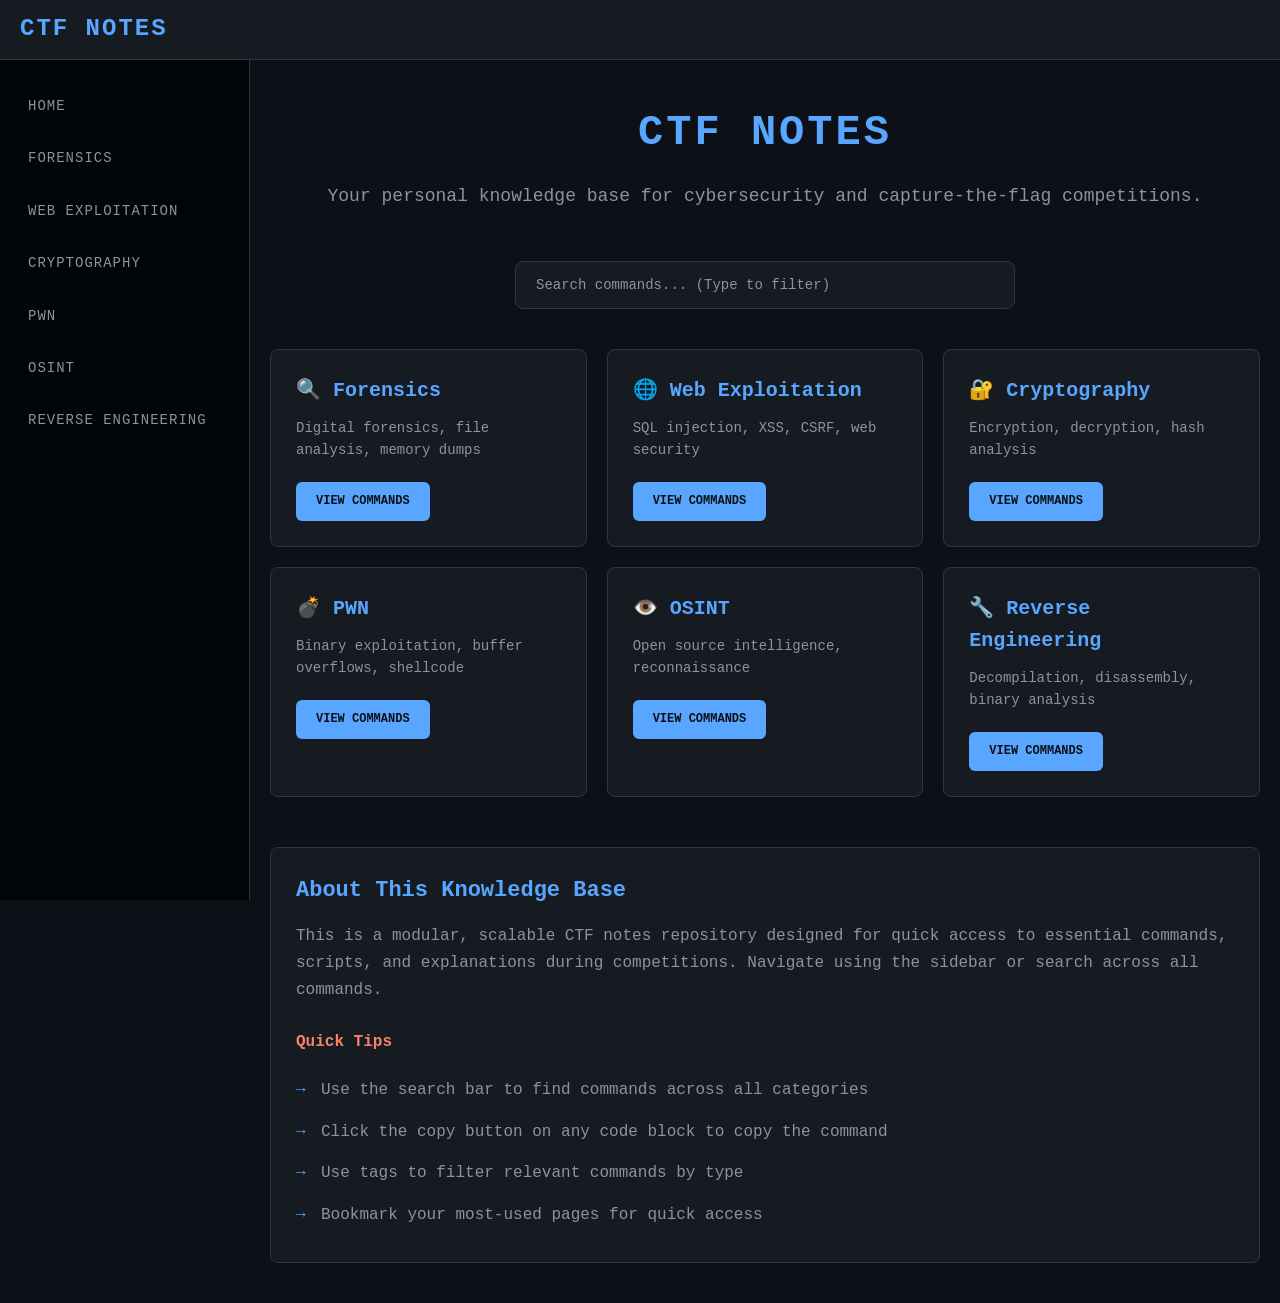
<file: index.html>
<!DOCTYPE html>
<html lang="en">
<head>
    <meta charset="UTF-8">
    <meta name="viewport" content="width=device-width, initial-scale=1.0">
    <title>CTF Notes - Cybersecurity Knowledge Base</title>
    <link rel="stylesheet" href="assets/css/style.css">
</head>
<body>
    <!-- Navbar -->
    <nav class="navbar">
        <div class="navbar-container">
            <button class="burger-menu" id="burgerMenu" aria-label="Toggle sidebar">
                <span></span>
                <span></span>
                <span></span>
            </button>
            <h1 class="navbar-title">CTF Notes</h1>
            <div class="navbar-spacer"></div>
        </div>
    </nav>

    <!-- Sidebar -->
    <aside class="sidebar" id="sidebar">
        <nav class="sidebar-nav">
            <a href="index.html" class="nav-item active">Home</a>
            <a href="pages/forensics.html" class="nav-item">Forensics</a>
            <a href="pages/web.html" class="nav-item">Web Exploitation</a>
            <a href="pages/crypto.html" class="nav-item">Cryptography</a>
            <a href="pages/pwn.html" class="nav-item">PWN</a>
            <a href="pages/osint.html" class="nav-item">OSINT</a>
            <a href="pages/re.html" class="nav-item">Reverse Engineering</a>
        </nav>
    </aside>

    <!-- Main Content -->
    <main class="main-content">
        <div class="container">
            <section class="hero">
                <h1>CTF Notes</h1>
                <p>Your personal knowledge base for cybersecurity and capture-the-flag competitions.</p>
            </section>

            <section class="search-section">
                <input 
                    type="text" 
                    id="globalSearch" 
                    class="search-input" 
                    placeholder="Search commands... (Type to filter)"
                    aria-label="Search commands"
                >
            </section>

            <section class="categories-grid">
                <div class="category-card">
                    <h2>🔍 Forensics</h2>
                    <p>Digital forensics, file analysis, memory dumps</p>
                    <a href="pages/forensics.html" class="card-link">View Commands</a>
                </div>
                <div class="category-card">
                    <h2>🌐 Web Exploitation</h2>
                    <p>SQL injection, XSS, CSRF, web security</p>
                    <a href="pages/web.html" class="card-link">View Commands</a>
                </div>
                <div class="category-card">
                    <h2>🔐 Cryptography</h2>
                    <p>Encryption, decryption, hash analysis</p>
                    <a href="pages/crypto.html" class="card-link">View Commands</a>
                </div>
                <div class="category-card">
                    <h2>💣 PWN</h2>
                    <p>Binary exploitation, buffer overflows, shellcode</p>
                    <a href="pages/pwn.html" class="card-link">View Commands</a>
                </div>
                <div class="category-card">
                    <h2>👁️ OSINT</h2>
                    <p>Open source intelligence, reconnaissance</p>
                    <a href="pages/osint.html" class="card-link">View Commands</a>
                </div>
                <div class="category-card">
                    <h2>🔧 Reverse Engineering</h2>
                    <p>Decompilation, disassembly, binary analysis</p>
                    <a href="pages/reverse.html" class="card-link">View Commands</a>
                </div>
            </section>

            <section class="info-section">
                <h2>About This Knowledge Base</h2>
                <p>This is a modular, scalable CTF notes repository designed for quick access to essential commands, scripts, and explanations during competitions. Navigate using the sidebar or search across all commands.</p>
                <h3>Quick Tips</h3>
                <ul>
                    <li>Use the search bar to find commands across all categories</li>
                    <li>Click the copy button on any code block to copy the command</li>
                    <li>Use tags to filter relevant commands by type</li>
                    <li>Bookmark your most-used pages for quick access</li>
                </ul>
            </section>
        </div>
    </main>

    <!-- Overlay for mobile -->
    <div class="overlay" id="overlay"></div>

    <script src="assets/js/script.js"></script>
</body>
</html>
</file>
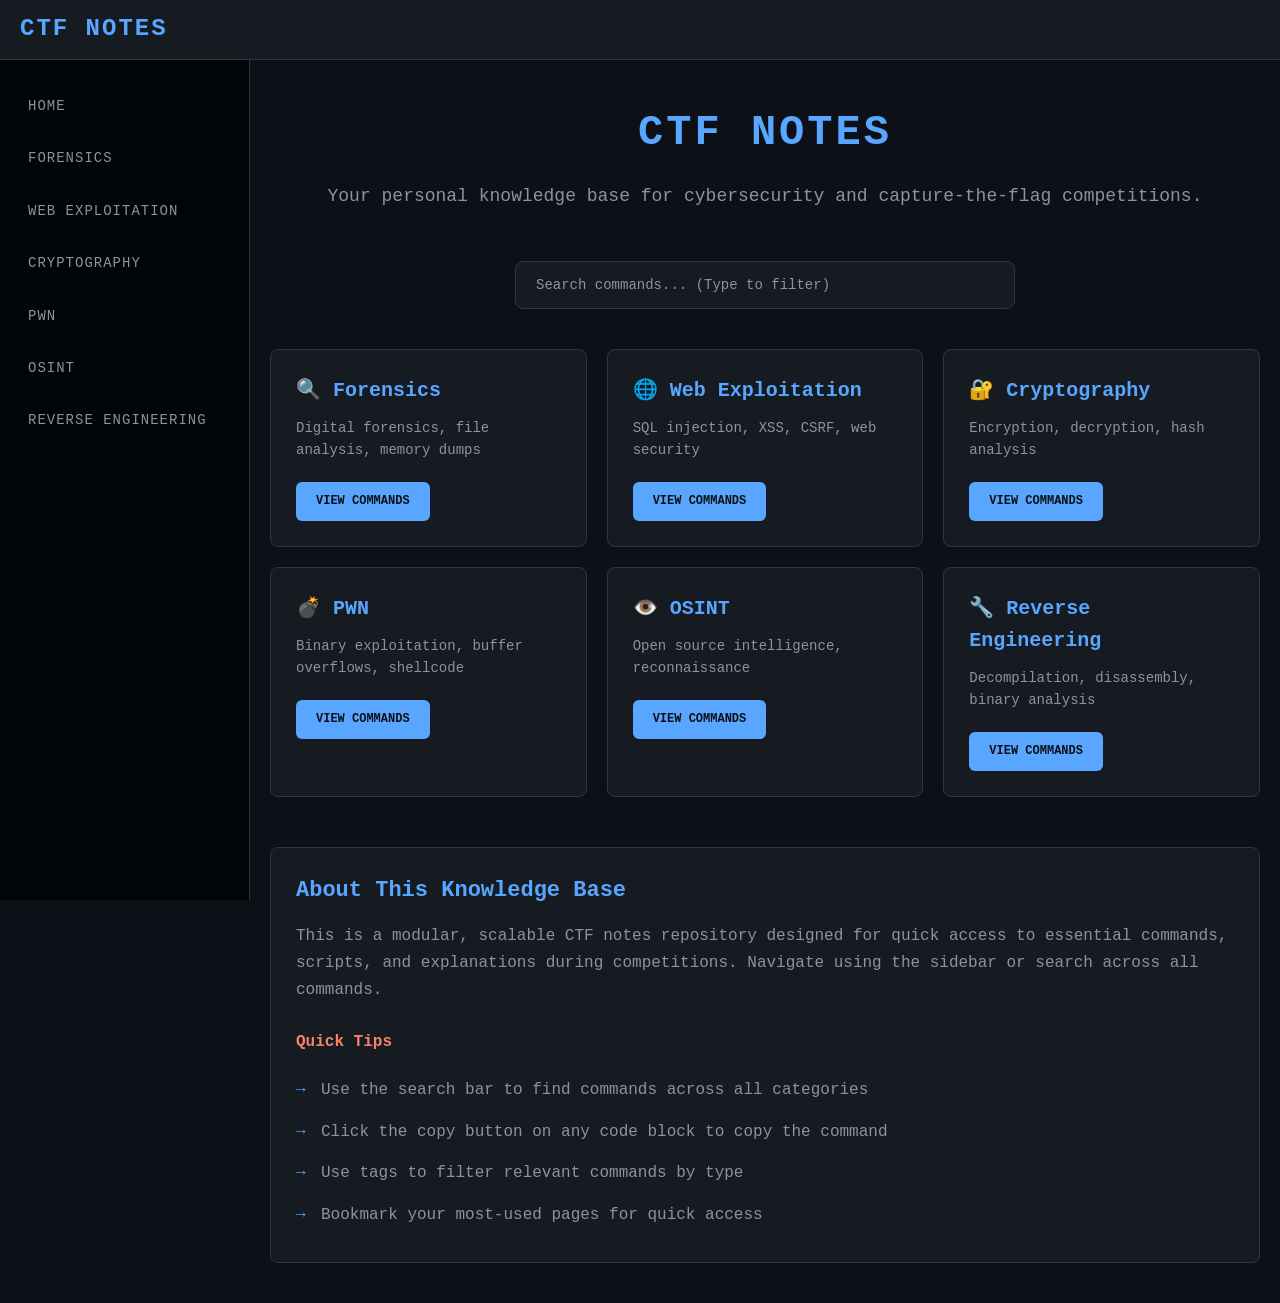
<file: ctf-notes/index.html>
<!DOCTYPE html>
<html lang="en">
<head>
    <meta charset="UTF-8">
    <meta name="viewport" content="width=device-width, initial-scale=1.0">
    <title>CTF Notes - Cybersecurity Knowledge Base</title>
    <link rel="stylesheet" href="/assets/css/style.css">
</head>
<body>
    <!-- Navbar -->
    <nav class="navbar">
        <div class="navbar-container">
            <button class="burger-menu" id="burgerMenu" aria-label="Toggle sidebar">
                <span></span>
                <span></span>
                <span></span>
            </button>
            <h1 class="navbar-title">CTF Notes</h1>
            <div class="navbar-spacer"></div>
        </div>
    </nav>

    <!-- Sidebar -->
    <aside class="sidebar" id="sidebar">
        <nav class="sidebar-nav">
            <a href="index.html" class="nav-item active">Home</a>
            <a href="pages/forensics.html" class="nav-item">Forensics</a>
            <a href="pages/web.html" class="nav-item">Web Exploitation</a>
            <a href="pages/crypto.html" class="nav-item">Cryptography</a>
            <a href="pages/pwn.html" class="nav-item">PWN</a>
            <a href="pages/osint.html" class="nav-item">OSINT</a>
            <a href="pages/re.html" class="nav-item">Reverse Engineering</a>
        </nav>
    </aside>

    <!-- Main Content -->
    <main class="main-content">
        <div class="container">
            <section class="hero">
                <h1>CTF Notes</h1>
                <p>Your personal knowledge base for cybersecurity and capture-the-flag competitions.</p>
            </section>

            <section class="search-section">
                <input 
                    type="text" 
                    id="globalSearch" 
                    class="search-input" 
                    placeholder="Search commands... (Type to filter)"
                    aria-label="Search commands"
                >
            </section>

            <section class="categories-grid">
                <div class="category-card">
                    <h2>🔍 Forensics</h2>
                    <p>Digital forensics, file analysis, memory dumps</p>
                    <a href="pages/forensics.html" class="card-link">View Commands</a>
                </div>
                <div class="category-card">
                    <h2>🌐 Web Exploitation</h2>
                    <p>SQL injection, XSS, CSRF, web security</p>
                    <a href="pages/web.html" class="card-link">View Commands</a>
                </div>
                <div class="category-card">
                    <h2>🔐 Cryptography</h2>
                    <p>Encryption, decryption, hash analysis</p>
                    <a href="pages/crypto.html" class="card-link">View Commands</a>
                </div>
                <div class="category-card">
                    <h2>💣 PWN</h2>
                    <p>Binary exploitation, buffer overflows, shellcode</p>
                    <a href="pages/pwn.html" class="card-link">View Commands</a>
                </div>
                <div class="category-card">
                    <h2>👁️ OSINT</h2>
                    <p>Open source intelligence, reconnaissance</p>
                    <a href="pages/osint.html" class="card-link">View Commands</a>
                </div>
                <div class="category-card">
                    <h2>🔧 Reverse Engineering</h2>
                    <p>Decompilation, disassembly, binary analysis</p>
                    <a href="pages/reverse.html" class="card-link">View Commands</a>
                </div>
            </section>

            <section class="info-section">
                <h2>About This Knowledge Base</h2>
                <p>This is a modular, scalable CTF notes repository designed for quick access to essential commands, scripts, and explanations during competitions. Navigate using the sidebar or search across all commands.</p>
                <h3>Quick Tips</h3>
                <ul>
                    <li>Use the search bar to find commands across all categories</li>
                    <li>Click the copy button on any code block to copy the command</li>
                    <li>Use tags to filter relevant commands by type</li>
                    <li>Bookmark your most-used pages for quick access</li>
                </ul>
            </section>
        </div>
    </main>

    <!-- Overlay for mobile -->
    <div class="overlay" id="overlay"></div>

    <script src="/assets/js/script.js"></script>
</body>
</html>
</file>
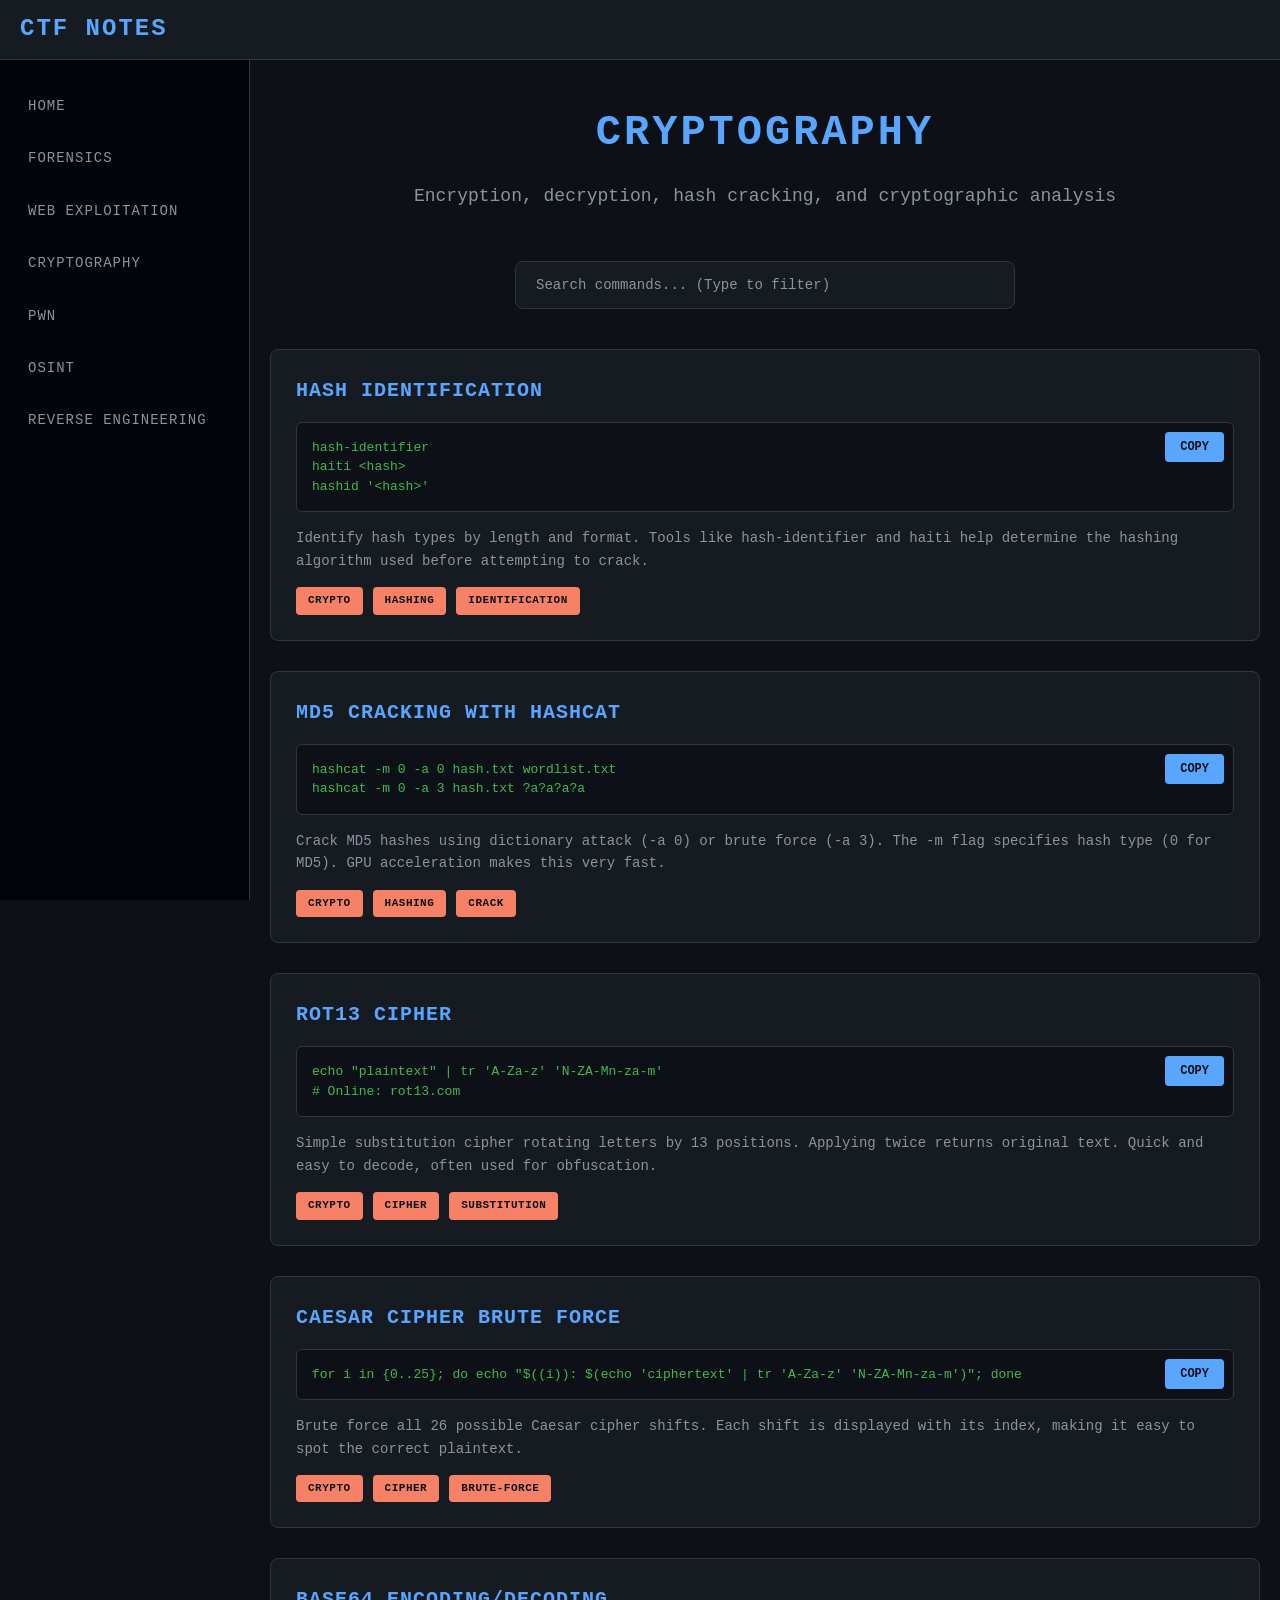
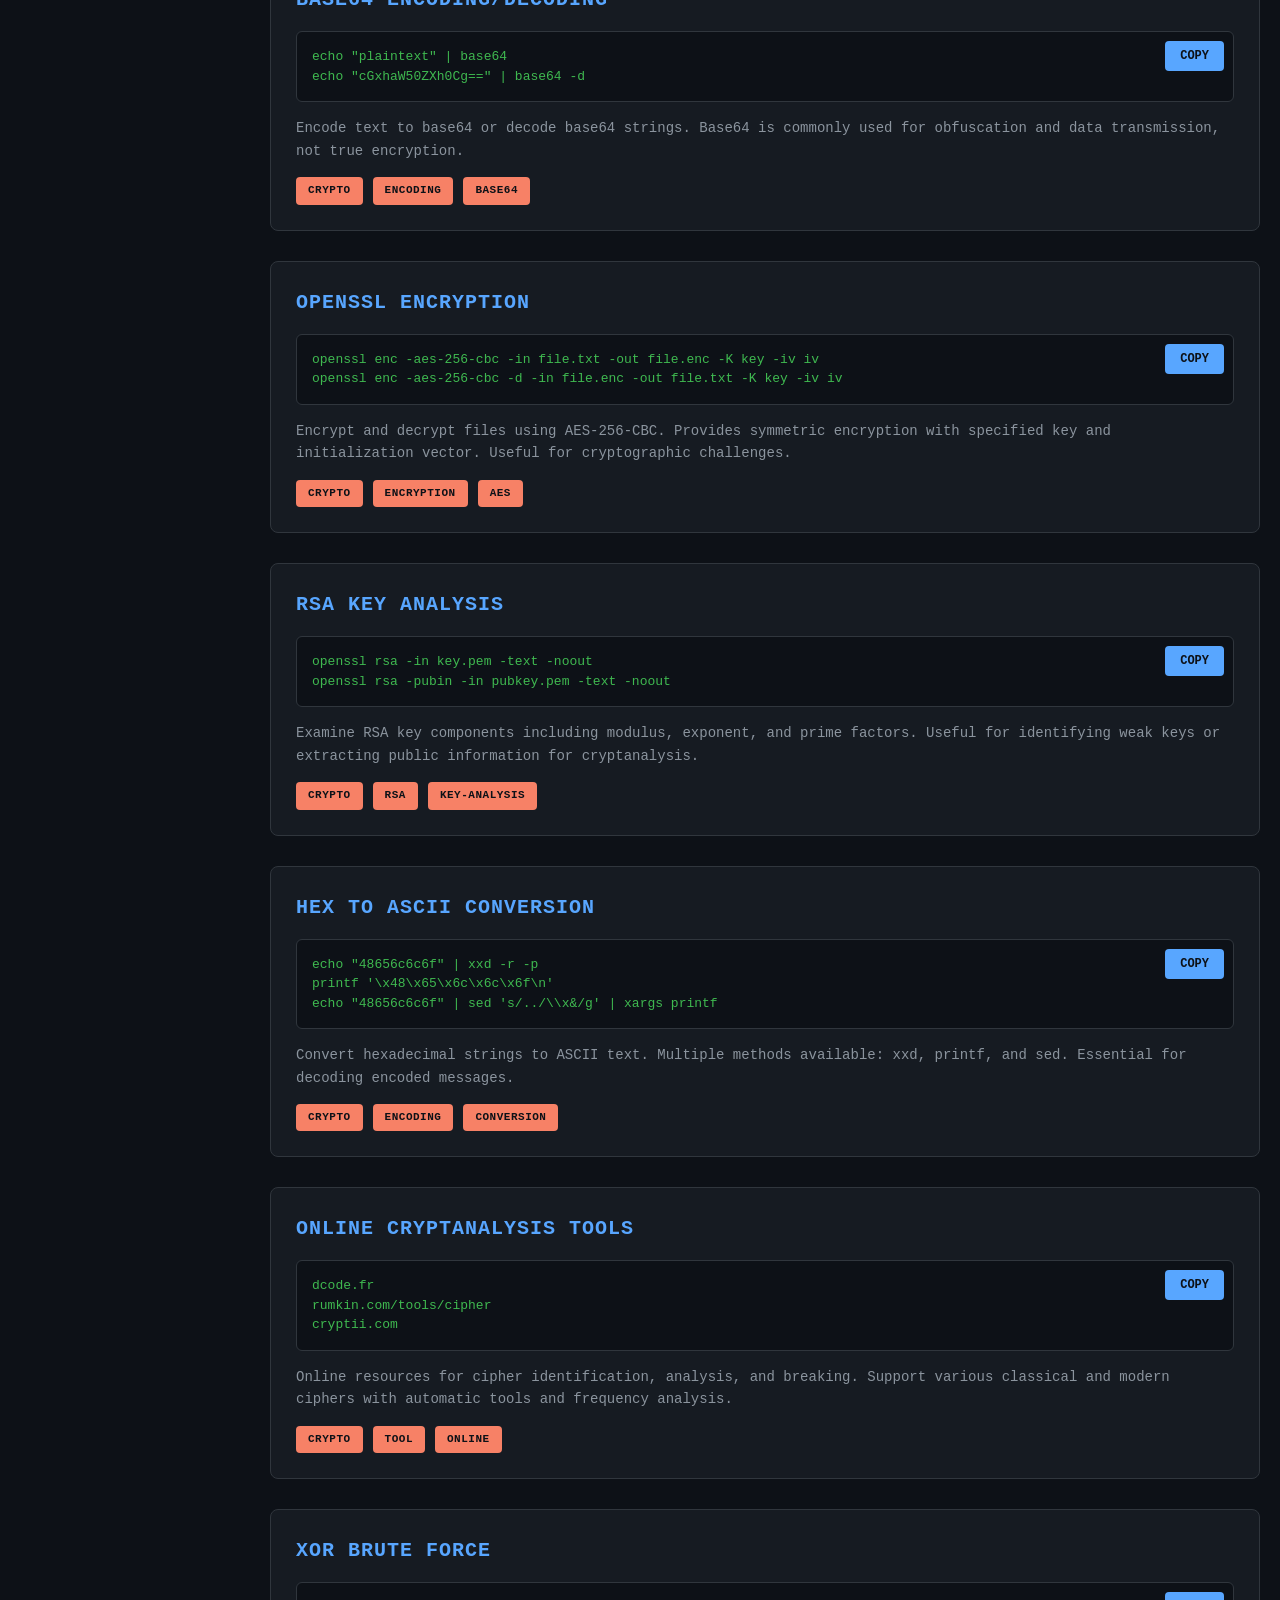
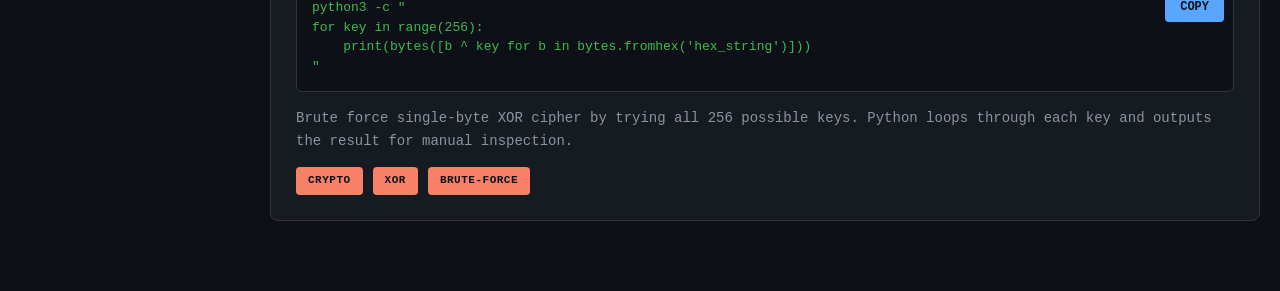
<file: crypto.html>
<!DOCTYPE html>
<html lang="en">
<head>
    <meta charset="UTF-8">
    <meta name="viewport" content="width=device-width, initial-scale=1.0">
    <title>Cryptography - CTF Notes</title>
    <link rel="stylesheet" href="../assets/css/style.css">
</head>
<body>
    <!-- Navbar -->
    <nav class="navbar">
        <div class="navbar-container">
            <button class="burger-menu" id="burgerMenu" aria-label="Toggle sidebar">
                <span></span>
                <span></span>
                <span></span>
            </button>
            <h1 class="navbar-title">CTF Notes</h1>
            <div class="navbar-spacer"></div>
        </div>
    </nav>

    <!-- Sidebar -->
    <aside class="sidebar" id="sidebar">
        <nav class="sidebar-nav">
            <a href="../index.html" class="nav-item">Home</a>
            <a href="forensics.html" class="nav-item">Forensics</a>
            <a href="web.html" class="nav-item">Web Exploitation</a>
            <a href="crypto.html" class="nav-item active">Cryptography</a>
            <a href="pwn.html" class="nav-item">PWN</a>
            <a href="osint.html" class="nav-item">OSINT</a>
            <a href="re.html" class="nav-item">Reverse Engineering</a>
        </nav>
    </aside>

    <!-- Main Content -->
    <main class="main-content">
        <div class="container">
            <section class="hero">
                <h1>Cryptography</h1>
                <p>Encryption, decryption, hash cracking, and cryptographic analysis</p>
            </section>

            <section class="search-section">
                <input 
                    type="text" 
                    id="globalSearch" 
                    class="search-input" 
                    placeholder="Search commands... (Type to filter)"
                    aria-label="Search commands"
                >
            </section>

            <!-- Command Blocks -->

            <div class="command-block">
                <h2 class="command-title">Hash Identification</h2>
                <div class="command-code-wrapper">
                    <button class="copy-btn">Copy</button>
                    <pre class="command-code">hash-identifier
haiti &lt;hash&gt;
hashid '&lt;hash&gt;'</pre>
                </div>
                <p class="command-description">Identify hash types by length and format. Tools like hash-identifier and haiti help determine the hashing algorithm used before attempting to crack.</p>
                <div class="tags">
                    <span class="tag">crypto</span>
                    <span class="tag">hashing</span>
                    <span class="tag">identification</span>
                </div>
            </div>

            <div class="command-block">
                <h2 class="command-title">MD5 Cracking with hashcat</h2>
                <div class="command-code-wrapper">
                    <button class="copy-btn">Copy</button>
                    <pre class="command-code">hashcat -m 0 -a 0 hash.txt wordlist.txt
hashcat -m 0 -a 3 hash.txt ?a?a?a?a</pre>
                </div>
                <p class="command-description">Crack MD5 hashes using dictionary attack (-a 0) or brute force (-a 3). The -m flag specifies hash type (0 for MD5). GPU acceleration makes this very fast.</p>
                <div class="tags">
                    <span class="tag">crypto</span>
                    <span class="tag">hashing</span>
                    <span class="tag">crack</span>
                </div>
            </div>

            <div class="command-block">
                <h2 class="command-title">ROT13 Cipher</h2>
                <div class="command-code-wrapper">
                    <button class="copy-btn">Copy</button>
                    <pre class="command-code">echo "plaintext" | tr 'A-Za-z' 'N-ZA-Mn-za-m'
# Online: rot13.com</pre>
                </div>
                <p class="command-description">Simple substitution cipher rotating letters by 13 positions. Applying twice returns original text. Quick and easy to decode, often used for obfuscation.</p>
                <div class="tags">
                    <span class="tag">crypto</span>
                    <span class="tag">cipher</span>
                    <span class="tag">substitution</span>
                </div>
            </div>

            <div class="command-block">
                <h2 class="command-title">Caesar Cipher Brute Force</h2>
                <div class="command-code-wrapper">
                    <button class="copy-btn">Copy</button>
                    <pre class="command-code">for i in {0..25}; do echo "$((i)): $(echo 'ciphertext' | tr 'A-Za-z' 'N-ZA-Mn-za-m')"; done</pre>
                </div>
                <p class="command-description">Brute force all 26 possible Caesar cipher shifts. Each shift is displayed with its index, making it easy to spot the correct plaintext.</p>
                <div class="tags">
                    <span class="tag">crypto</span>
                    <span class="tag">cipher</span>
                    <span class="tag">brute-force</span>
                </div>
            </div>

            <div class="command-block">
                <h2 class="command-title">Base64 Encoding/Decoding</h2>
                <div class="command-code-wrapper">
                    <button class="copy-btn">Copy</button>
                    <pre class="command-code">echo "plaintext" | base64
echo "cGxhaW50ZXh0Cg==" | base64 -d</pre>
                </div>
                <p class="command-description">Encode text to base64 or decode base64 strings. Base64 is commonly used for obfuscation and data transmission, not true encryption.</p>
                <div class="tags">
                    <span class="tag">crypto</span>
                    <span class="tag">encoding</span>
                    <span class="tag">base64</span>
                </div>
            </div>

            <div class="command-block">
                <h2 class="command-title">OpenSSL Encryption</h2>
                <div class="command-code-wrapper">
                    <button class="copy-btn">Copy</button>
                    <pre class="command-code">openssl enc -aes-256-cbc -in file.txt -out file.enc -K key -iv iv
openssl enc -aes-256-cbc -d -in file.enc -out file.txt -K key -iv iv</pre>
                </div>
                <p class="command-description">Encrypt and decrypt files using AES-256-CBC. Provides symmetric encryption with specified key and initialization vector. Useful for cryptographic challenges.</p>
                <div class="tags">
                    <span class="tag">crypto</span>
                    <span class="tag">encryption</span>
                    <span class="tag">aes</span>
                </div>
            </div>

            <div class="command-block">
                <h2 class="command-title">RSA Key Analysis</h2>
                <div class="command-code-wrapper">
                    <button class="copy-btn">Copy</button>
                    <pre class="command-code">openssl rsa -in key.pem -text -noout
openssl rsa -pubin -in pubkey.pem -text -noout</pre>
                </div>
                <p class="command-description">Examine RSA key components including modulus, exponent, and prime factors. Useful for identifying weak keys or extracting public information for cryptanalysis.</p>
                <div class="tags">
                    <span class="tag">crypto</span>
                    <span class="tag">rsa</span>
                    <span class="tag">key-analysis</span>
                </div>
            </div>

            <div class="command-block">
                <h2 class="command-title">Hex to ASCII Conversion</h2>
                <div class="command-code-wrapper">
                    <button class="copy-btn">Copy</button>
                    <pre class="command-code">echo "48656c6c6f" | xxd -r -p
printf '\x48\x65\x6c\x6c\x6f\n'
echo "48656c6c6f" | sed 's/../\\x&/g' | xargs printf</pre>
                </div>
                <p class="command-description">Convert hexadecimal strings to ASCII text. Multiple methods available: xxd, printf, and sed. Essential for decoding encoded messages.</p>
                <div class="tags">
                    <span class="tag">crypto</span>
                    <span class="tag">encoding</span>
                    <span class="tag">conversion</span>
                </div>
            </div>

            <div class="command-block">
                <h2 class="command-title">Online Cryptanalysis Tools</h2>
                <div class="command-code-wrapper">
                    <button class="copy-btn">Copy</button>
                    <pre class="command-code">dcode.fr
rumkin.com/tools/cipher
cryptii.com</pre>
                </div>
                <p class="command-description">Online resources for cipher identification, analysis, and breaking. Support various classical and modern ciphers with automatic tools and frequency analysis.</p>
                <div class="tags">
                    <span class="tag">crypto</span>
                    <span class="tag">tool</span>
                    <span class="tag">online</span>
                </div>
            </div>

            <div class="command-block">
                <h2 class="command-title">XOR Brute Force</h2>
                <div class="command-code-wrapper">
                    <button class="copy-btn">Copy</button>
                    <pre class="command-code">python3 -c "
for key in range(256):
    print(bytes([b ^ key for b in bytes.fromhex('hex_string')]))
"</pre>
                </div>
                <p class="command-description">Brute force single-byte XOR cipher by trying all 256 possible keys. Python loops through each key and outputs the result for manual inspection.</p>
                <div class="tags">
                    <span class="tag">crypto</span>
                    <span class="tag">xor</span>
                    <span class="tag">brute-force</span>
                </div>
            </div>

        </div>
    </main>

    <!-- Overlay for mobile -->
    <div class="overlay" id="overlay"></div>

    <script src="../assets/js/script.js"></script>
</body>
</html>
</file>
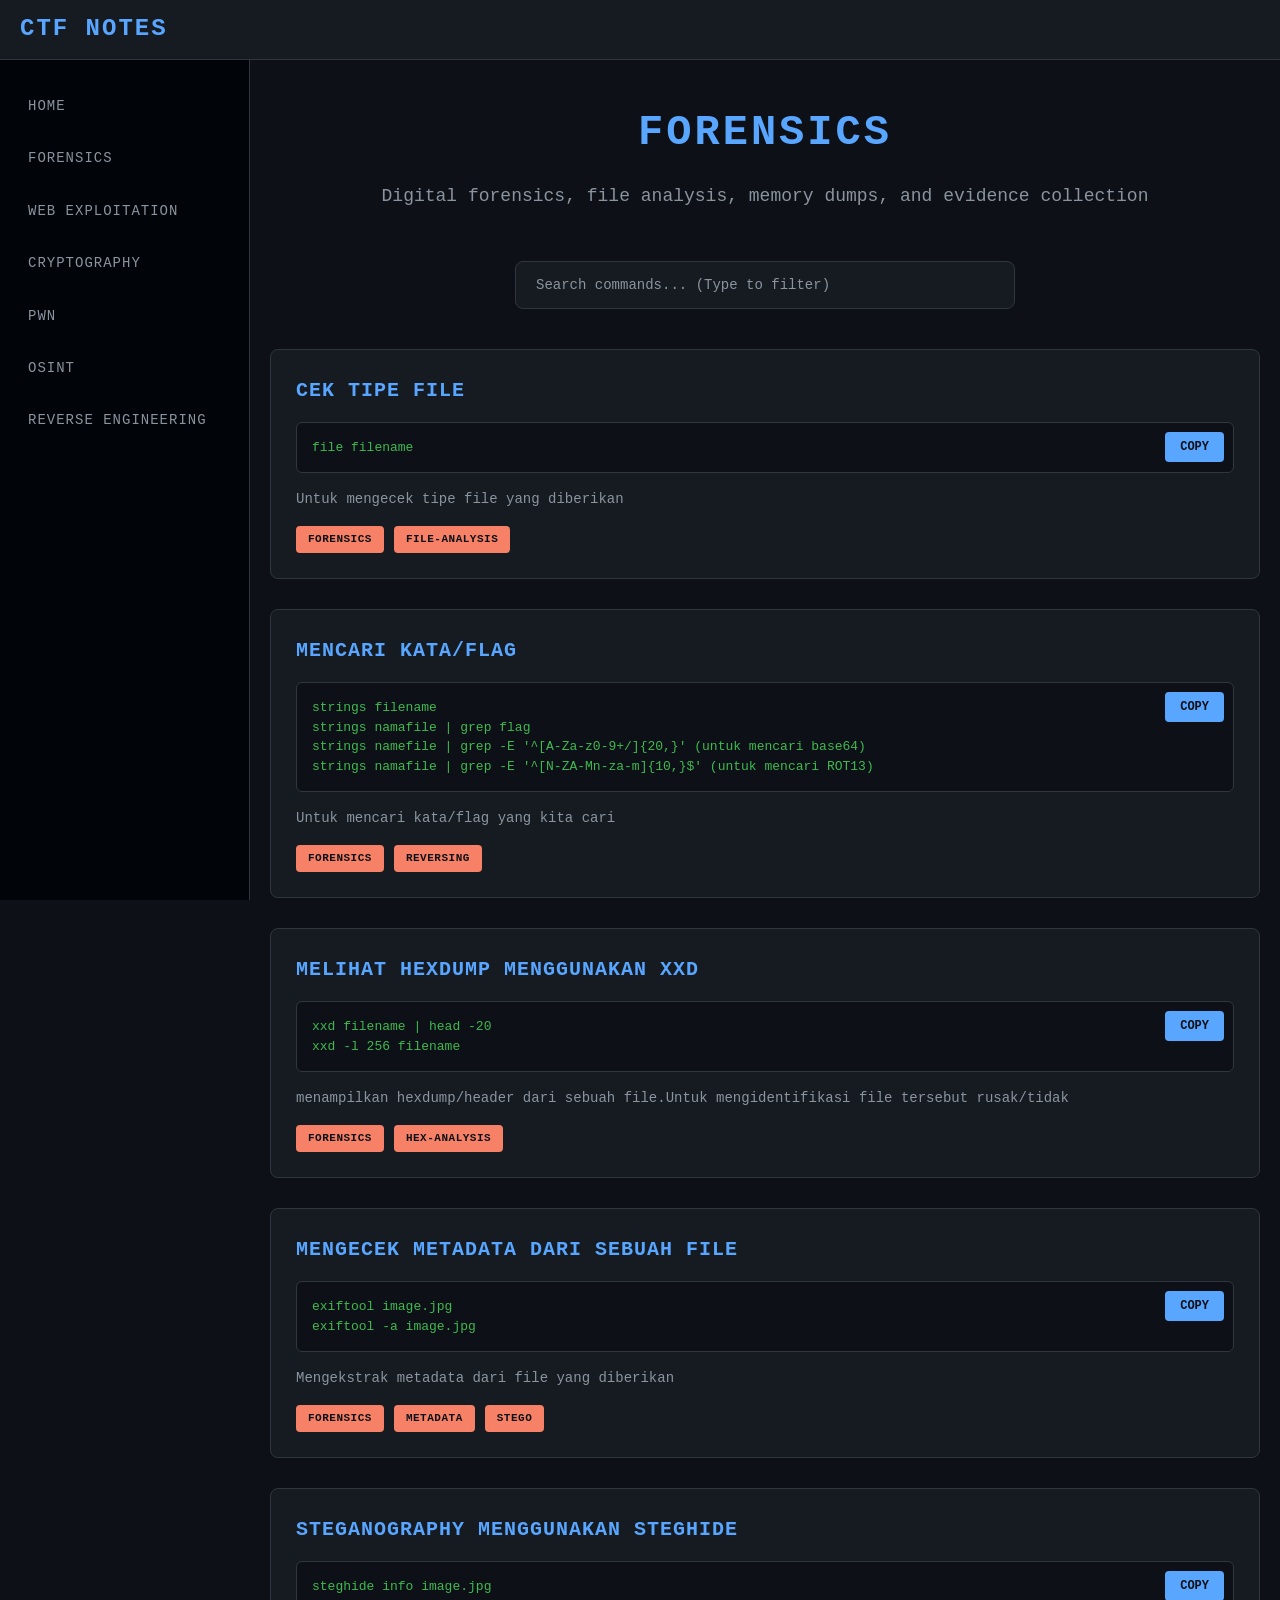
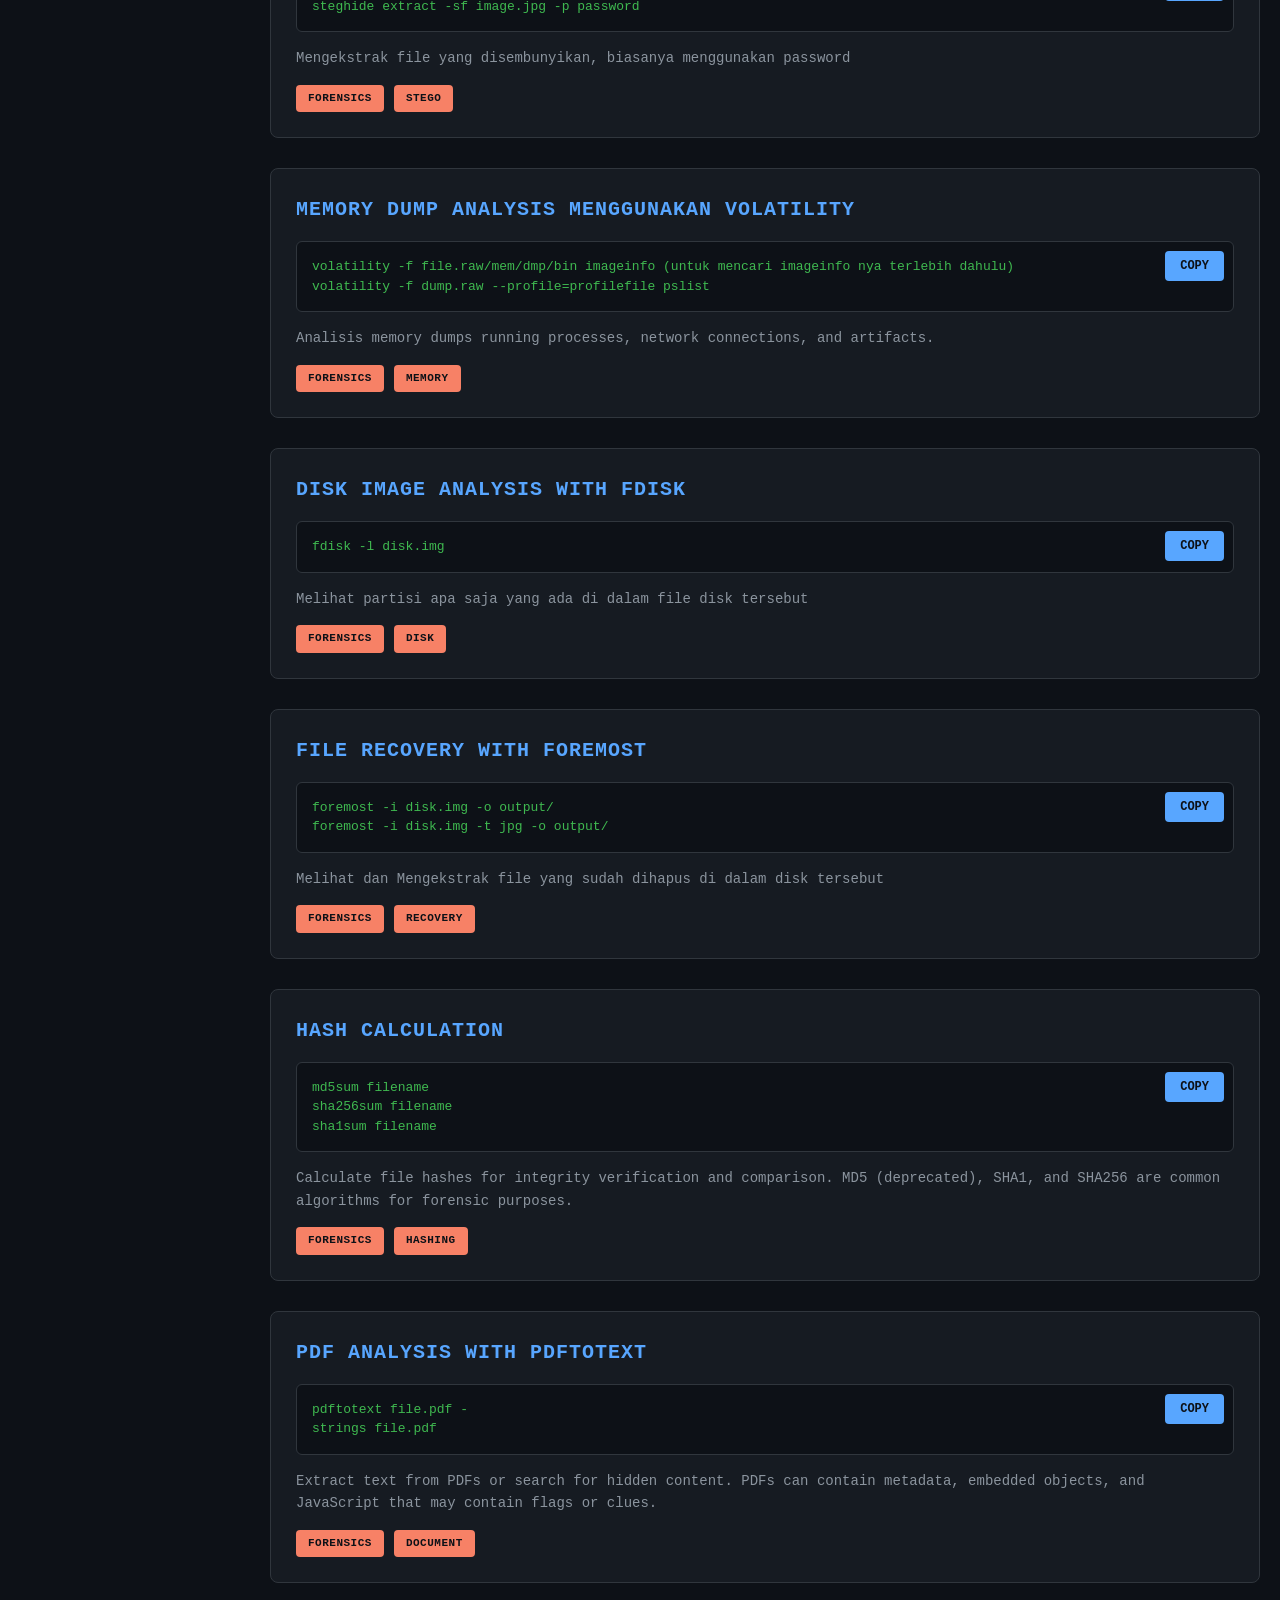
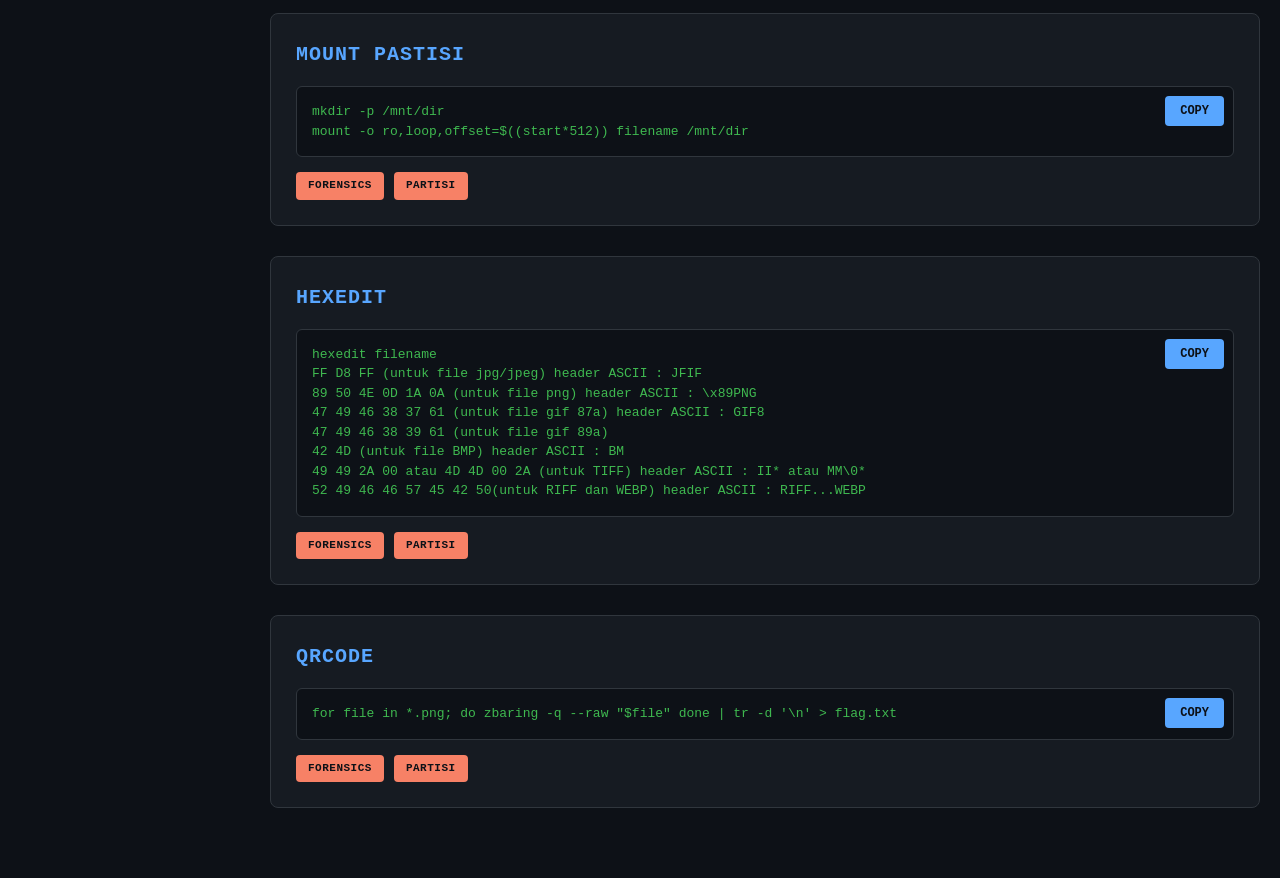
<file: forensics.html>
<!DOCTYPE html>
<html lang="en">
<head>
    <meta charset="UTF-8">
    <meta name="viewport" content="width=device-width, initial-scale=1.0">
    <title>Forensics - CTF Notes</title>
    <link rel="stylesheet" href="../assets/css/style.css">
</head>
<body>
    <!-- Navbar -->
    <nav class="navbar">
        <div class="navbar-container">
            <button class="burger-menu" id="burgerMenu" aria-label="Toggle sidebar">
                <span></span>
                <span></span>
                <span></span>
            </button>
            <h1 class="navbar-title">CTF Notes</h1>
            <div class="navbar-spacer"></div>
        </div>
    </nav>

    <!-- Sidebar -->
    <aside class="sidebar" id="sidebar">
        <nav class="sidebar-nav">
            <a href="../index.html" class="nav-item">Home</a>
            <a href="forensics.html" class="nav-item active">Forensics</a>
            <a href="web.html" class="nav-item">Web Exploitation</a>
            <a href="crypto.html" class="nav-item">Cryptography</a>
            <a href="pwn.html" class="nav-item">PWN</a>
            <a href="osint.html" class="nav-item">OSINT</a>
            <a href="re.html" class="nav-item">Reverse Engineering</a>
        </nav>
    </aside>

    <!-- Main Content -->
    <main class="main-content">
        <div class="container">
            <section class="hero">
                <h1>Forensics</h1>
                <p>Digital forensics, file analysis, memory dumps, and evidence collection</p>
            </section>

            <section class="search-section">
                <input 
                    type="text" 
                    id="globalSearch" 
                    class="search-input" 
                    placeholder="Search commands... (Type to filter)"
                    aria-label="Search commands"
                >
            </section>

            <!-- Command Blocks -->

            <div class="command-block">
                <h2 class="command-title">Cek tipe File</h2>
                <div class="command-code-wrapper">
                    <button class="copy-btn">Copy</button>
                    <pre class="command-code">file filename</pre>
                </div>
                <p class="command-description">Untuk mengecek tipe file yang diberikan</p>
                <div class="tags">
                    <span class="tag">forensics</span>
                    <span class="tag">file-analysis</span>
                </div>
            </div>
            <!-- Strings -->
            <div class="command-block">
                <h2 class="command-title">Mencari kata/flag</h2>
                <div class="command-code-wrapper">
                    <button class="copy-btn">Copy</button>
                    <pre class="command-code">strings filename
strings namafile | grep flag
strings namefile | grep -E '^[A-Za-z0-9+/]{20,}' (untuk mencari base64)
strings namafile | grep -E '^[N-ZA-Mn-za-m]{10,}$' (untuk mencari ROT13)</pre>
                </div>
                <p class="command-description">Untuk mencari kata/flag yang kita cari</p>
                <div class="tags">
                    <span class="tag">forensics</span>
                    <span class="tag">reversing</span>
                </div>
            </div>
            <!-- HexDump -->
            <div class="command-block">
                <h2 class="command-title">Melihat hexdump menggunakan xxd</h2>
                <div class="command-code-wrapper">
                    <button class="copy-btn">Copy</button>
                    <pre class="command-code">xxd filename | head -20
xxd -l 256 filename</pre>
                </div>
                <p class="command-description">menampilkan hexdump/header dari sebuah file.Untuk mengidentifikasi file tersebut rusak/tidak</p>
                <div class="tags">
                    <span class="tag">forensics</span>
                    <span class="tag">hex-analysis</span>
                </div>
            </div>
            <!-- Exiftool -->
            <div class="command-block">
                <h2 class="command-title">Mengecek metadata dari sebuah file</h2>
                <div class="command-code-wrapper">
                    <button class="copy-btn">Copy</button>
                    <pre class="command-code">exiftool image.jpg
exiftool -a image.jpg</pre>
                </div>
                <p class="command-description">Mengekstrak metadata dari file yang diberikan</p>
                <div class="tags">
                    <span class="tag">forensics</span>
                    <span class="tag">metadata</span>
                    <span class="tag">stego</span>
                </div>
            </div>
            <!-- Steghide -->
            <div class="command-block">
                <h2 class="command-title">Steganography menggunakan steghide</h2>
                <div class="command-code-wrapper">
                    <button class="copy-btn">Copy</button>
                    <pre class="command-code">steghide info image.jpg
steghide extract -sf image.jpg -p password</pre>
                </div>
                <p class="command-description">Mengekstrak file yang disembunyikan, biasanya menggunakan password</p>
                <div class="tags">
                    <span class="tag">forensics</span>
                    <span class="tag">stego</span>
                </div>
            </div>
            <!-- Memory dump -->
            <div class="command-block">
                <h2 class="command-title">Memory Dump Analysis menggunakan Volatility</h2>
                <div class="command-code-wrapper">
                    <button class="copy-btn">Copy</button>
                    <pre class="command-code">volatility -f file.raw/mem/dmp/bin imageinfo (untuk mencari imageinfo nya terlebih dahulu)
volatility -f dump.raw --profile=profilefile pslist</pre>
                </div>
                <p class="command-description">Analisis memory dumps running processes, network connections, and artifacts.</p>
                <div class="tags">
                    <span class="tag">forensics</span>
                    <span class="tag">memory</span>
                </div>
            </div>
            <!-- fdisk -->
            <div class="command-block">
                <h2 class="command-title">Disk Image Analysis with fdisk</h2>
                <div class="command-code-wrapper">
                    <button class="copy-btn">Copy</button>
                    <pre class="command-code">fdisk -l disk.img</pre>
                </div>
                <p class="command-description">Melihat partisi apa saja yang ada di dalam file disk tersebut</p>
                <div class="tags">
                    <span class="tag">forensics</span>
                    <span class="tag">disk</span>
                </div>
            </div>
            <!-- Foremost -->
            <div class="command-block">
                <h2 class="command-title">File Recovery with foremost</h2>
                <div class="command-code-wrapper">
                    <button class="copy-btn">Copy</button>
                    <pre class="command-code">foremost -i disk.img -o output/
foremost -i disk.img -t jpg -o output/</pre>
                </div>
                <p class="command-description">Melihat dan Mengekstrak file yang sudah dihapus di dalam disk tersebut</p>
                <div class="tags">
                    <span class="tag">forensics</span>
                    <span class="tag">recovery</span>
                </div>
            </div>

            <div class="command-block">
                <h2 class="command-title">Hash Calculation</h2>
                <div class="command-code-wrapper">
                    <button class="copy-btn">Copy</button>
                    <pre class="command-code">md5sum filename
sha256sum filename
sha1sum filename</pre>
                </div>
                <p class="command-description">Calculate file hashes for integrity verification and comparison. MD5 (deprecated), SHA1, and SHA256 are common algorithms for forensic purposes.</p>
                <div class="tags">
                    <span class="tag">forensics</span>
                    <span class="tag">hashing</span>
                </div>
            </div>

            <div class="command-block">
                <h2 class="command-title">PDF Analysis with pdftotext</h2>
                <div class="command-code-wrapper">
                    <button class="copy-btn">Copy</button>
                    <pre class="command-code">pdftotext file.pdf -
strings file.pdf</pre>
                </div>
                <p class="command-description">Extract text from PDFs or search for hidden content. PDFs can contain metadata, embedded objects, and JavaScript that may contain flags or clues.</p>
                <div class="tags">
                    <span class="tag">forensics</span>
                    <span class="tag">document</span>
                </div>
            </div>

            <div class="command-block">
                <h2 class="command-title">mount pastisi</h2>
                <div class="command-code-wrapper">
                    <button class="copy-btn">Copy</button>
                    <pre class="command-code">mkdir -p /mnt/dir
mount -o ro,loop,offset=$((start*512)) filename /mnt/dir</pre>
                </div>
                <p class="command-description"></p>
                <div class="tags">
                    <span class="tag">forensics</span>
                    <span class="tag">partisi</span>
                </div>
            </div>

            <div class="command-block">
                <h2 class="command-title">hexedit</h2>
                <div class="command-code-wrapper">
                    <button class="copy-btn">Copy</button>
                    <pre class="command-code">hexedit filename
FF D8 FF (untuk file jpg/jpeg) header ASCII : JFIF
89 50 4E 0D 1A 0A (untuk file png) header ASCII : \x89PNG
47 49 46 38 37 61 (untuk file gif 87a) header ASCII : GIF8
47 49 46 38 39 61 (untuk file gif 89a)
42 4D (untuk file BMP) header ASCII : BM
49 49 2A 00 atau 4D 4D 00 2A (untuk TIFF) header ASCII : II* atau MM\0*
52 49 46 46 57 45 42 50(untuk RIFF dan WEBP) header ASCII : RIFF...WEBP
</pre>
                </div>
                <p class="command-description"></p>
                <div class="tags">
                    <span class="tag">forensics</span>
                    <span class="tag">partisi</span>
                </div>
            </div>

            <div class="command-block">
                <h2 class="command-title">qrcode</h2>
                <div class="command-code-wrapper">
                    <button class="copy-btn">Copy</button>
                    <pre class="command-code">for file in *.png; do zbaring -q --raw "$file" done | tr -d '\n' > flag.txt
</pre>
                </div>
                <p class="command-description"></p>
                <div class="tags">
                    <span class="tag">forensics</span>
                    <span class="tag">partisi</span>
                </div>
            </div>

        </div>
    </main>

    <!-- Overlay for mobile -->
    <div class="overlay" id="overlay"></div>

    <script src="../assets/js/script.js"></script>
</body>
</html>
</file>
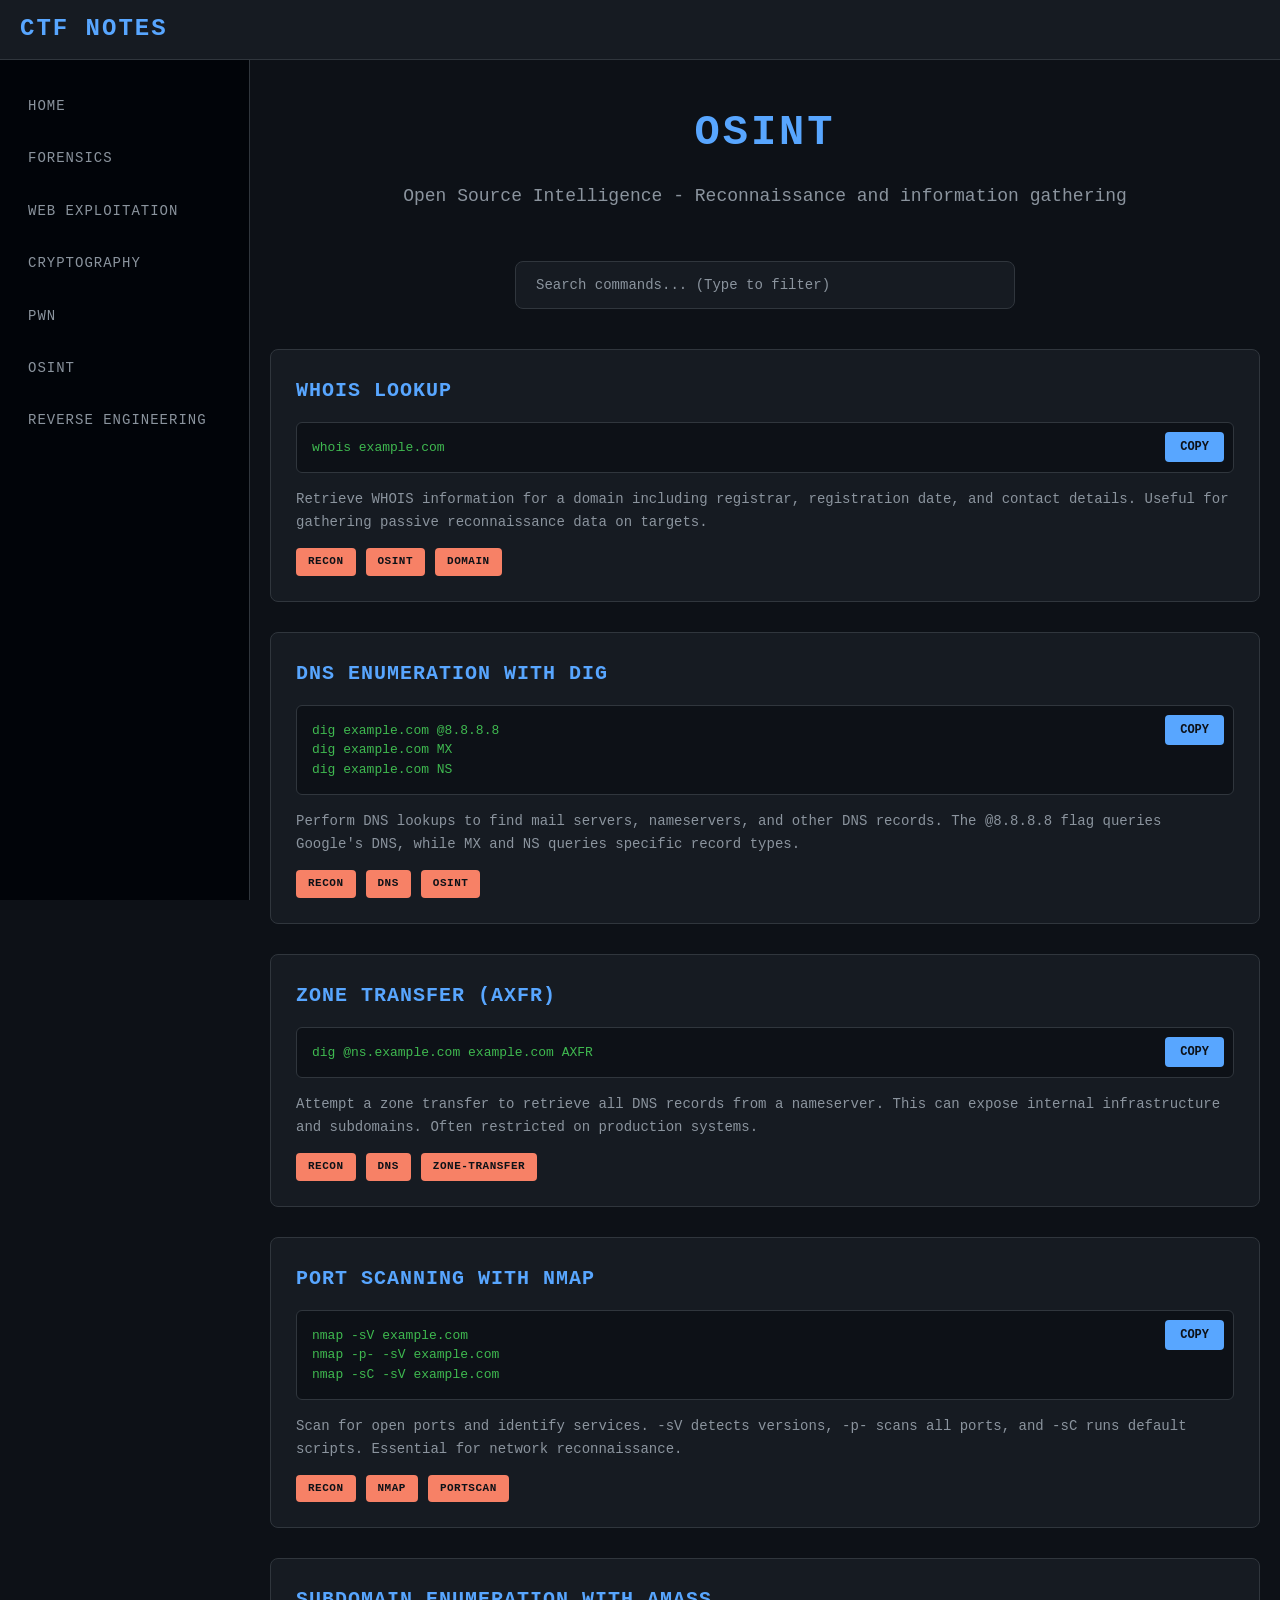
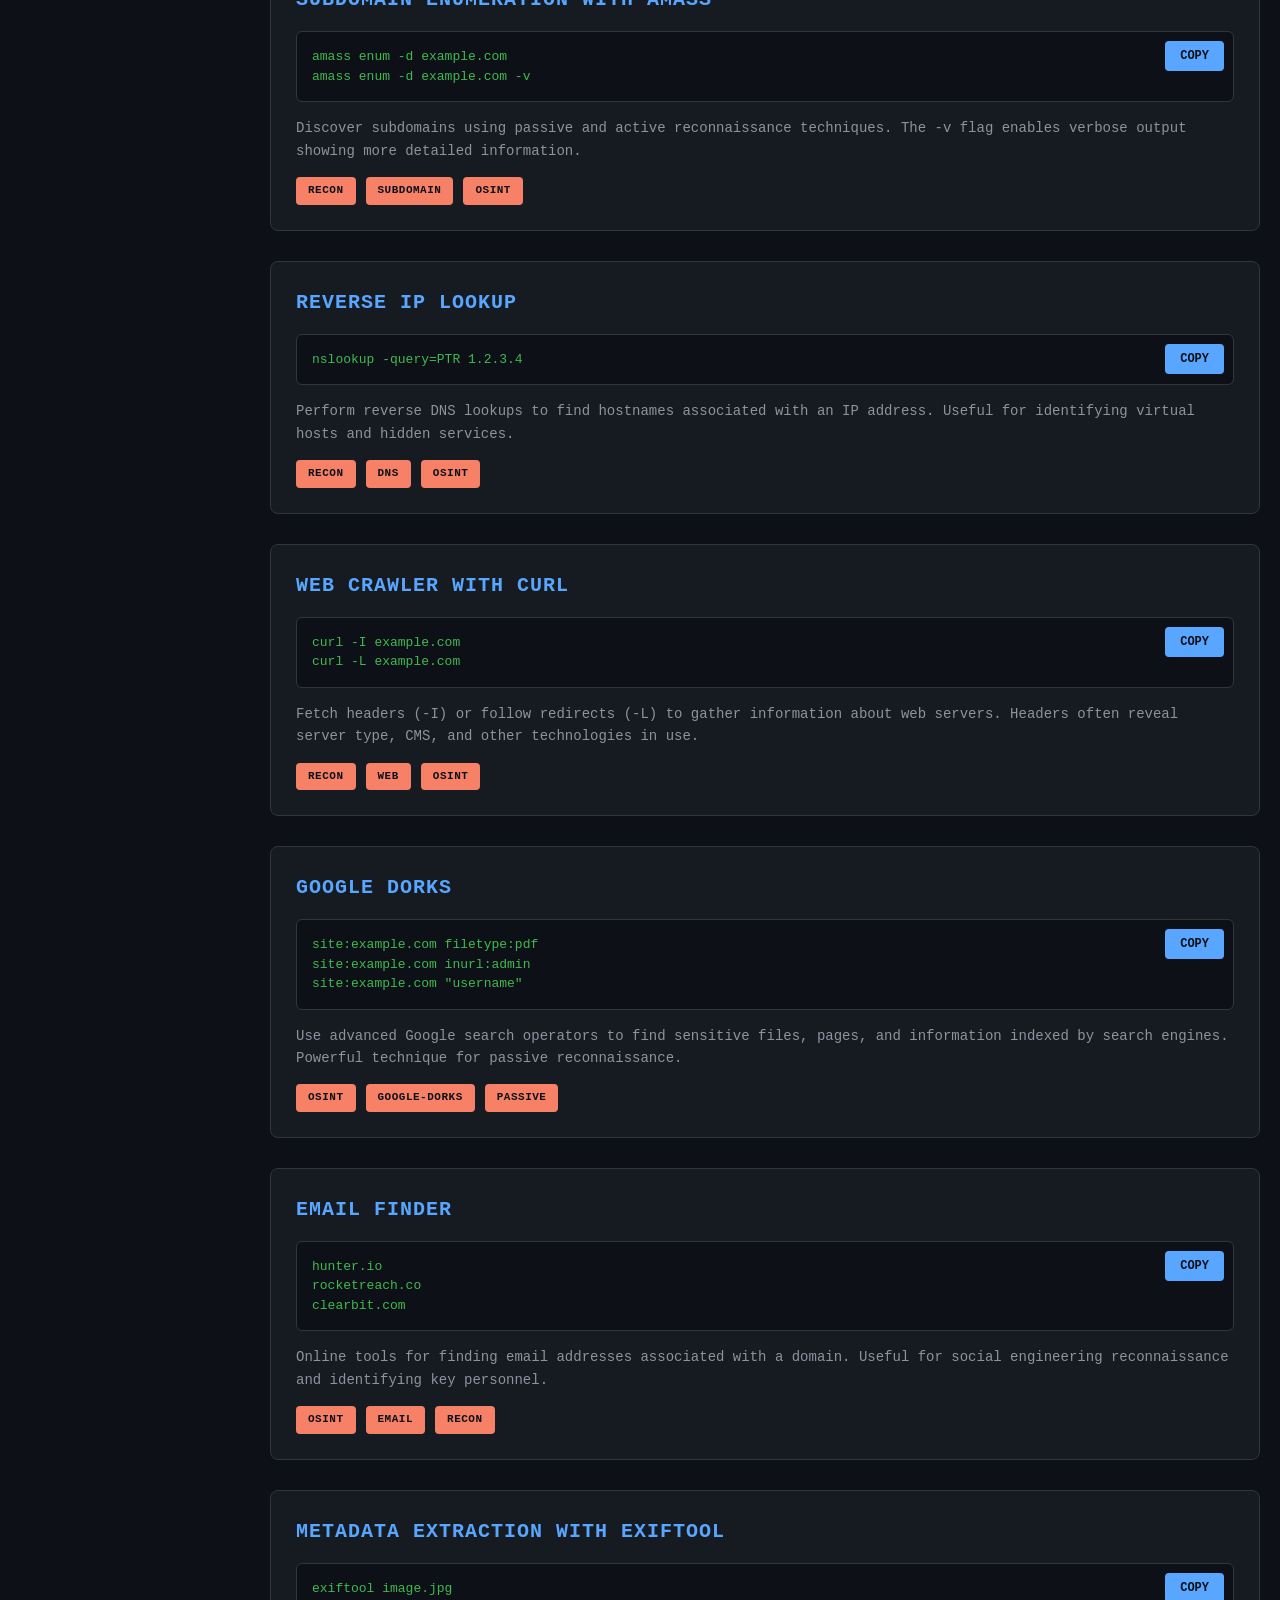
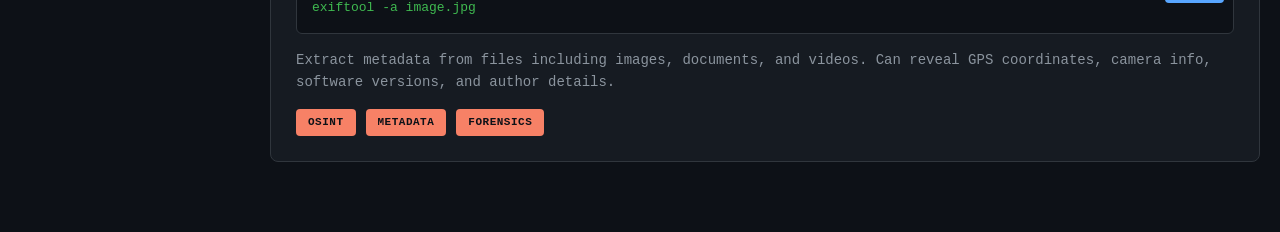
<file: osint.html>
<!DOCTYPE html>
<html lang="en">
<head>
    <meta charset="UTF-8">
    <meta name="viewport" content="width=device-width, initial-scale=1.0">
    <title>OSINT - CTF Notes</title>
    <link rel="stylesheet" href="../assets/css/style.css">
</head>
<body>
    <!-- Navbar -->
    <nav class="navbar">
        <div class="navbar-container">
            <button class="burger-menu" id="burgerMenu" aria-label="Toggle sidebar">
                <span></span>
                <span></span>
                <span></span>
            </button>
            <h1 class="navbar-title">CTF Notes</h1>
            <div class="navbar-spacer"></div>
        </div>
    </nav>

    <!-- Sidebar -->
    <aside class="sidebar" id="sidebar">
        <nav class="sidebar-nav">
            <a href="../index.html" class="nav-item">Home</a>
            <a href="forensics.html" class="nav-item">Forensics</a>
            <a href="web.html" class="nav-item">Web Exploitation</a>
            <a href="crypto.html" class="nav-item">Cryptography</a>
            <a href="pwn.html" class="nav-item">PWN</a>
            <a href="osint.html" class="nav-item active">OSINT</a>
            <a href="re.html" class="nav-item">Reverse Engineering</a>
        </nav>
    </aside>

    <!-- Main Content -->
    <main class="main-content">
        <div class="container">
            <section class="hero">
                <h1>OSINT</h1>
                <p>Open Source Intelligence - Reconnaissance and information gathering</p>
            </section>

            <section class="search-section">
                <input 
                    type="text" 
                    id="globalSearch" 
                    class="search-input" 
                    placeholder="Search commands... (Type to filter)"
                    aria-label="Search commands"
                >
            </section>

            <!-- Command Blocks -->

            <div class="command-block">
                <h2 class="command-title">Whois Lookup</h2>
                <div class="command-code-wrapper">
                    <button class="copy-btn">Copy</button>
                    <pre class="command-code">whois example.com</pre>
                </div>
                <p class="command-description">Retrieve WHOIS information for a domain including registrar, registration date, and contact details. Useful for gathering passive reconnaissance data on targets.</p>
                <div class="tags">
                    <span class="tag">recon</span>
                    <span class="tag">osint</span>
                    <span class="tag">domain</span>
                </div>
            </div>

            <div class="command-block">
                <h2 class="command-title">DNS Enumeration with dig</h2>
                <div class="command-code-wrapper">
                    <button class="copy-btn">Copy</button>
                    <pre class="command-code">dig example.com @8.8.8.8
dig example.com MX
dig example.com NS</pre>
                </div>
                <p class="command-description">Perform DNS lookups to find mail servers, nameservers, and other DNS records. The @8.8.8.8 flag queries Google's DNS, while MX and NS queries specific record types.</p>
                <div class="tags">
                    <span class="tag">recon</span>
                    <span class="tag">dns</span>
                    <span class="tag">osint</span>
                </div>
            </div>

            <div class="command-block">
                <h2 class="command-title">Zone Transfer (AXFR)</h2>
                <div class="command-code-wrapper">
                    <button class="copy-btn">Copy</button>
                    <pre class="command-code">dig @ns.example.com example.com AXFR</pre>
                </div>
                <p class="command-description">Attempt a zone transfer to retrieve all DNS records from a nameserver. This can expose internal infrastructure and subdomains. Often restricted on production systems.</p>
                <div class="tags">
                    <span class="tag">recon</span>
                    <span class="tag">dns</span>
                    <span class="tag">zone-transfer</span>
                </div>
            </div>

            <div class="command-block">
                <h2 class="command-title">Port Scanning with Nmap</h2>
                <div class="command-code-wrapper">
                    <button class="copy-btn">Copy</button>
                    <pre class="command-code">nmap -sV example.com
nmap -p- -sV example.com
nmap -sC -sV example.com</pre>
                </div>
                <p class="command-description">Scan for open ports and identify services. -sV detects versions, -p- scans all ports, and -sC runs default scripts. Essential for network reconnaissance.</p>
                <div class="tags">
                    <span class="tag">recon</span>
                    <span class="tag">nmap</span>
                    <span class="tag">portscan</span>
                </div>
            </div>

            <div class="command-block">
                <h2 class="command-title">Subdomain Enumeration with amass</h2>
                <div class="command-code-wrapper">
                    <button class="copy-btn">Copy</button>
                    <pre class="command-code">amass enum -d example.com
amass enum -d example.com -v</pre>
                </div>
                <p class="command-description">Discover subdomains using passive and active reconnaissance techniques. The -v flag enables verbose output showing more detailed information.</p>
                <div class="tags">
                    <span class="tag">recon</span>
                    <span class="tag">subdomain</span>
                    <span class="tag">osint</span>
                </div>
            </div>

            <div class="command-block">
                <h2 class="command-title">Reverse IP Lookup</h2>
                <div class="command-code-wrapper">
                    <button class="copy-btn">Copy</button>
                    <pre class="command-code">nslookup -query=PTR 1.2.3.4</pre>
                </div>
                <p class="command-description">Perform reverse DNS lookups to find hostnames associated with an IP address. Useful for identifying virtual hosts and hidden services.</p>
                <div class="tags">
                    <span class="tag">recon</span>
                    <span class="tag">dns</span>
                    <span class="tag">osint</span>
                </div>
            </div>

            <div class="command-block">
                <h2 class="command-title">Web Crawler with curl</h2>
                <div class="command-code-wrapper">
                    <button class="copy-btn">Copy</button>
                    <pre class="command-code">curl -I example.com
curl -L example.com</pre>
                </div>
                <p class="command-description">Fetch headers (-I) or follow redirects (-L) to gather information about web servers. Headers often reveal server type, CMS, and other technologies in use.</p>
                <div class="tags">
                    <span class="tag">recon</span>
                    <span class="tag">web</span>
                    <span class="tag">osint</span>
                </div>
            </div>

            <div class="command-block">
                <h2 class="command-title">Google Dorks</h2>
                <div class="command-code-wrapper">
                    <button class="copy-btn">Copy</button>
                    <pre class="command-code">site:example.com filetype:pdf
site:example.com inurl:admin
site:example.com "username"</pre>
                </div>
                <p class="command-description">Use advanced Google search operators to find sensitive files, pages, and information indexed by search engines. Powerful technique for passive reconnaissance.</p>
                <div class="tags">
                    <span class="tag">osint</span>
                    <span class="tag">google-dorks</span>
                    <span class="tag">passive</span>
                </div>
            </div>

            <div class="command-block">
                <h2 class="command-title">Email Finder</h2>
                <div class="command-code-wrapper">
                    <button class="copy-btn">Copy</button>
                    <pre class="command-code">hunter.io
rocketreach.co
clearbit.com</pre>
                </div>
                <p class="command-description">Online tools for finding email addresses associated with a domain. Useful for social engineering reconnaissance and identifying key personnel.</p>
                <div class="tags">
                    <span class="tag">osint</span>
                    <span class="tag">email</span>
                    <span class="tag">recon</span>
                </div>
            </div>

            <div class="command-block">
                <h2 class="command-title">Metadata Extraction with exiftool</h2>
                <div class="command-code-wrapper">
                    <button class="copy-btn">Copy</button>
                    <pre class="command-code">exiftool image.jpg
exiftool -a image.jpg</pre>
                </div>
                <p class="command-description">Extract metadata from files including images, documents, and videos. Can reveal GPS coordinates, camera info, software versions, and author details.</p>
                <div class="tags">
                    <span class="tag">osint</span>
                    <span class="tag">metadata</span>
                    <span class="tag">forensics</span>
                </div>
            </div>

        </div>
    </main>

    <!-- Overlay for mobile -->
    <div class="overlay" id="overlay"></div>

    <script src="../assets/js/script.js"></script>
</body>
</html>
</file>
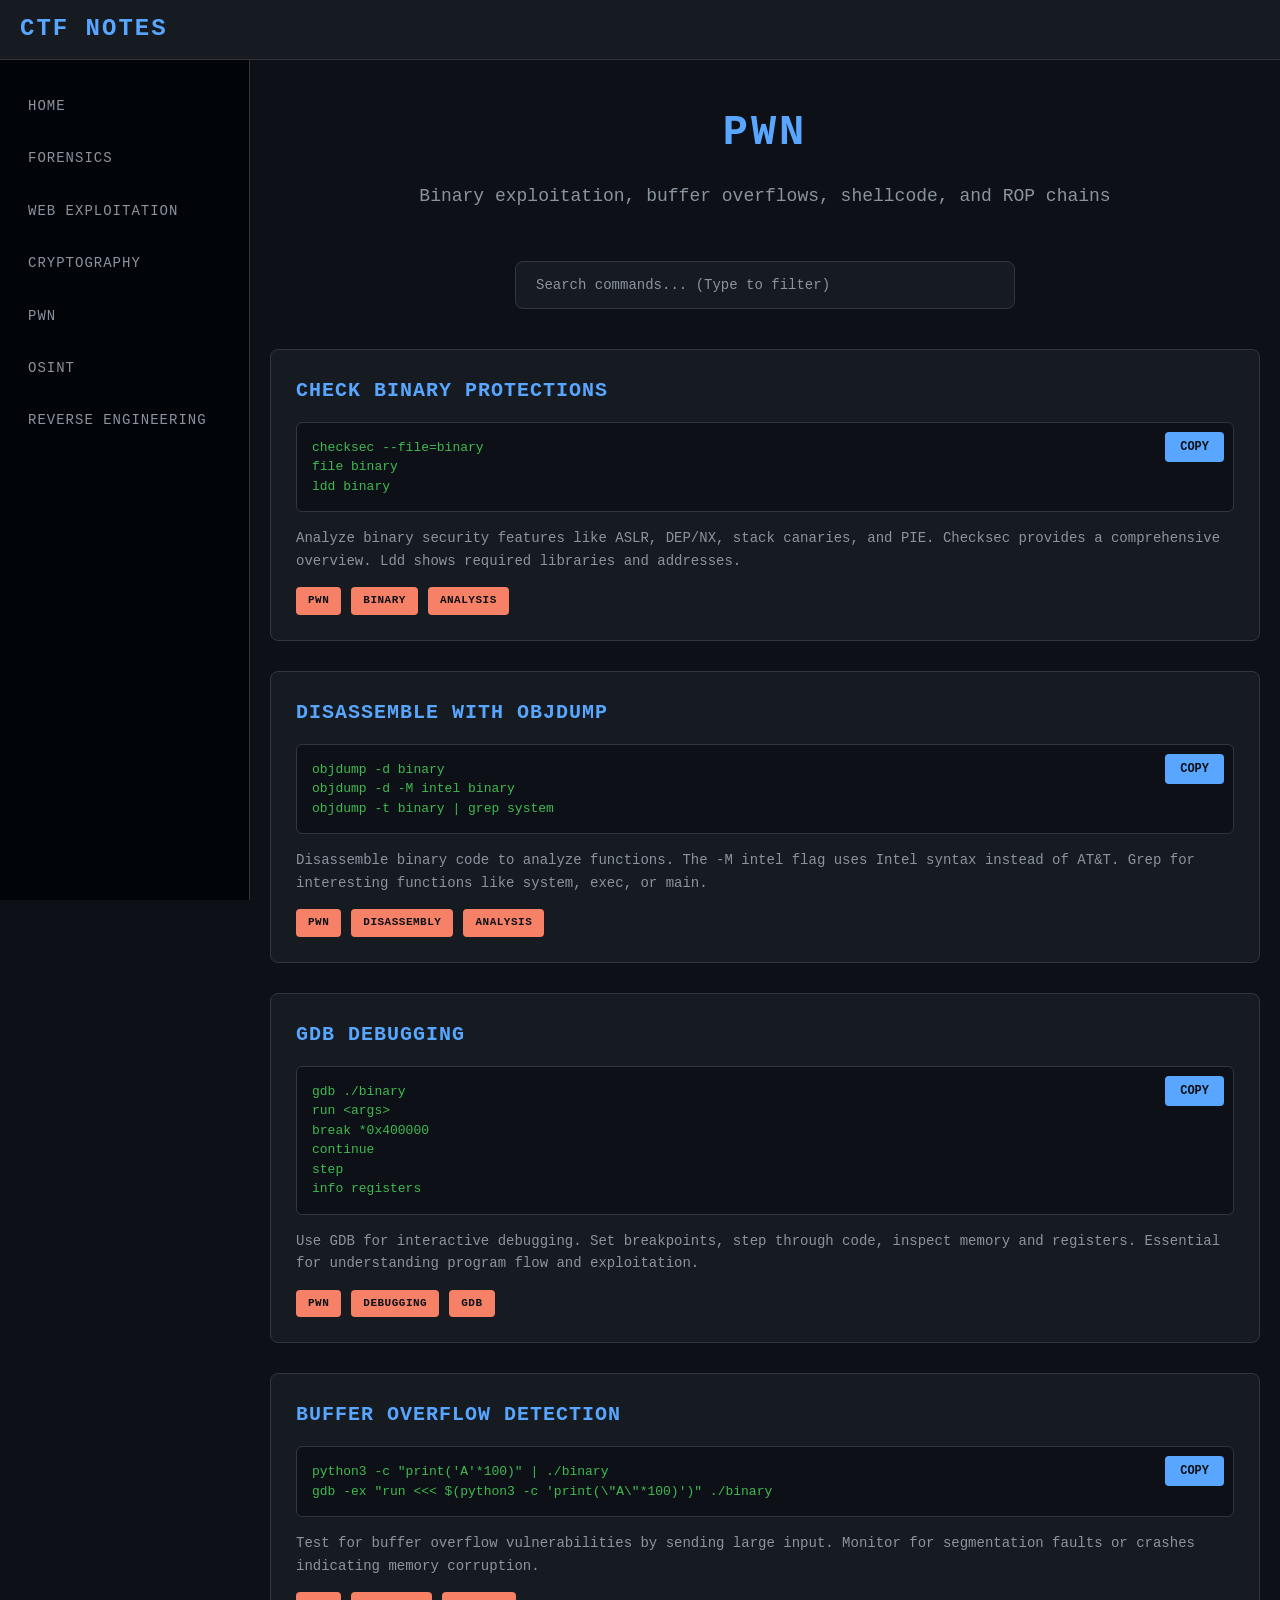
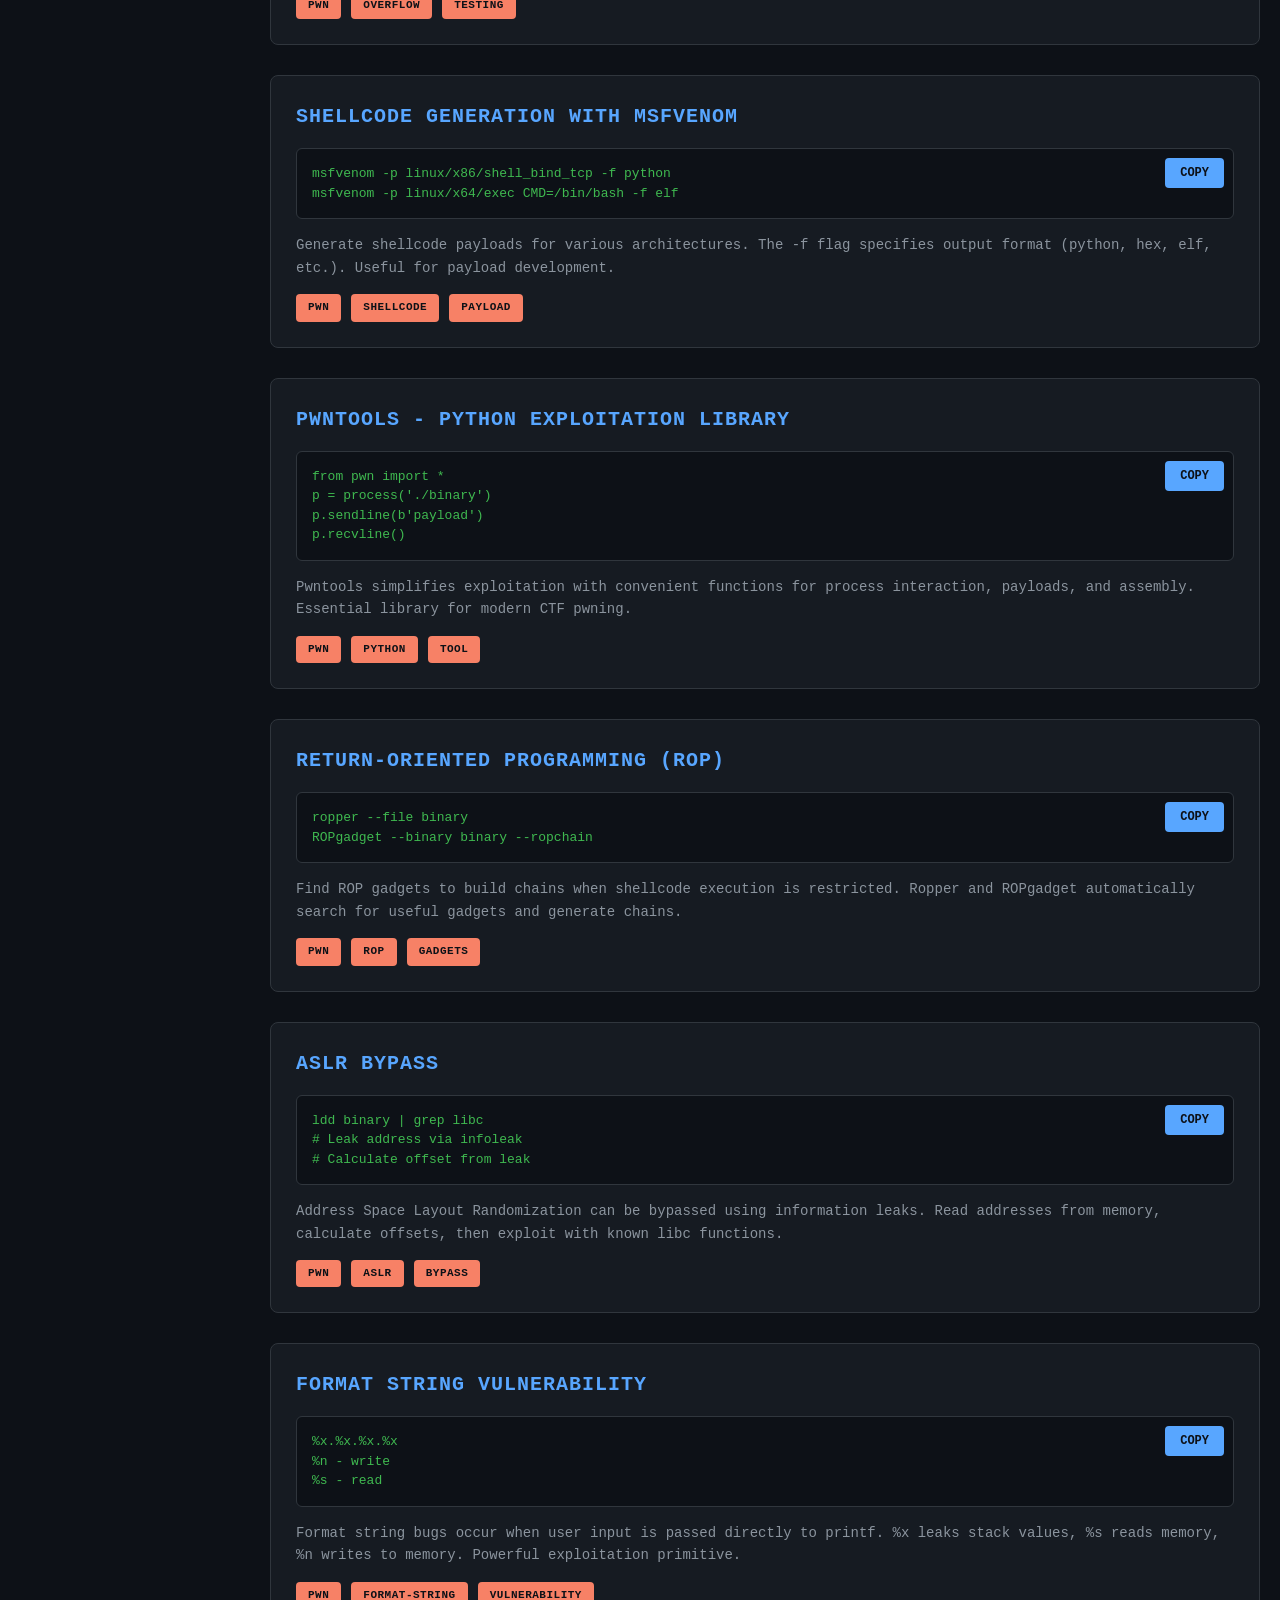
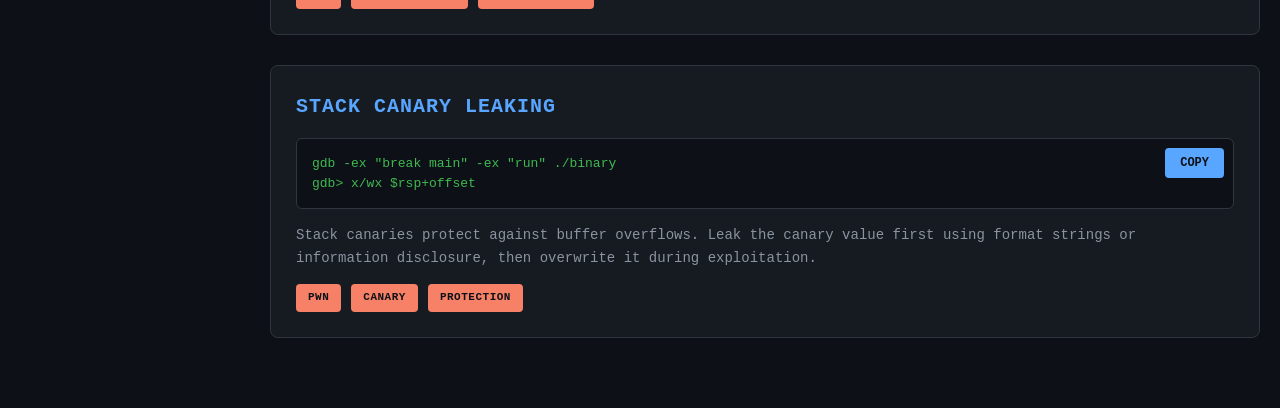
<file: pwn.html>
<!DOCTYPE html>
<html lang="en">
<head>
    <meta charset="UTF-8">
    <meta name="viewport" content="width=device-width, initial-scale=1.0">
    <title>PWN - CTF Notes</title>
    <link rel="stylesheet" href="../assets/css/style.css">
</head>
<body>
    <!-- Navbar -->
    <nav class="navbar">
        <div class="navbar-container">
            <button class="burger-menu" id="burgerMenu" aria-label="Toggle sidebar">
                <span></span>
                <span></span>
                <span></span>
            </button>
            <h1 class="navbar-title">CTF Notes</h1>
            <div class="navbar-spacer"></div>
        </div>
    </nav>

    <!-- Sidebar -->
    <aside class="sidebar" id="sidebar">
        <nav class="sidebar-nav">
            <a href="../index.html" class="nav-item">Home</a>
            <a href="forensics.html" class="nav-item">Forensics</a>
            <a href="web.html" class="nav-item">Web Exploitation</a>
            <a href="crypto.html" class="nav-item">Cryptography</a>
            <a href="pwn.html" class="nav-item active">PWN</a>
            <a href="osint.html" class="nav-item">OSINT</a>
            <a href="re.html" class="nav-item">Reverse Engineering</a>
        </nav>
    </aside>

    <!-- Main Content -->
    <main class="main-content">
        <div class="container">
            <section class="hero">
                <h1>PWN</h1>
                <p>Binary exploitation, buffer overflows, shellcode, and ROP chains</p>
            </section>

            <section class="search-section">
                <input 
                    type="text" 
                    id="globalSearch" 
                    class="search-input" 
                    placeholder="Search commands... (Type to filter)"
                    aria-label="Search commands"
                >
            </section>

            <!-- Command Blocks -->

            <div class="command-block">
                <h2 class="command-title">Check Binary Protections</h2>
                <div class="command-code-wrapper">
                    <button class="copy-btn">Copy</button>
                    <pre class="command-code">checksec --file=binary
file binary
ldd binary</pre>
                </div>
                <p class="command-description">Analyze binary security features like ASLR, DEP/NX, stack canaries, and PIE. Checksec provides a comprehensive overview. Ldd shows required libraries and addresses.</p>
                <div class="tags">
                    <span class="tag">pwn</span>
                    <span class="tag">binary</span>
                    <span class="tag">analysis</span>
                </div>
            </div>

            <div class="command-block">
                <h2 class="command-title">Disassemble with objdump</h2>
                <div class="command-code-wrapper">
                    <button class="copy-btn">Copy</button>
                    <pre class="command-code">objdump -d binary
objdump -d -M intel binary
objdump -t binary | grep system</pre>
                </div>
                <p class="command-description">Disassemble binary code to analyze functions. The -M intel flag uses Intel syntax instead of AT&T. Grep for interesting functions like system, exec, or main.</p>
                <div class="tags">
                    <span class="tag">pwn</span>
                    <span class="tag">disassembly</span>
                    <span class="tag">analysis</span>
                </div>
            </div>

            <div class="command-block">
                <h2 class="command-title">GDB Debugging</h2>
                <div class="command-code-wrapper">
                    <button class="copy-btn">Copy</button>
                    <pre class="command-code">gdb ./binary
run &lt;args&gt;
break *0x400000
continue
step
info registers</pre>
                </div>
                <p class="command-description">Use GDB for interactive debugging. Set breakpoints, step through code, inspect memory and registers. Essential for understanding program flow and exploitation.</p>
                <div class="tags">
                    <span class="tag">pwn</span>
                    <span class="tag">debugging</span>
                    <span class="tag">gdb</span>
                </div>
            </div>

            <div class="command-block">
                <h2 class="command-title">Buffer Overflow Detection</h2>
                <div class="command-code-wrapper">
                    <button class="copy-btn">Copy</button>
                    <pre class="command-code">python3 -c "print('A'*100)" | ./binary
gdb -ex "run &lt;&lt;&lt; $(python3 -c 'print(\"A\"*100)')" ./binary</pre>
                </div>
                <p class="command-description">Test for buffer overflow vulnerabilities by sending large input. Monitor for segmentation faults or crashes indicating memory corruption.</p>
                <div class="tags">
                    <span class="tag">pwn</span>
                    <span class="tag">overflow</span>
                    <span class="tag">testing</span>
                </div>
            </div>

            <div class="command-block">
                <h2 class="command-title">Shellcode Generation with msfvenom</h2>
                <div class="command-code-wrapper">
                    <button class="copy-btn">Copy</button>
                    <pre class="command-code">msfvenom -p linux/x86/shell_bind_tcp -f python
msfvenom -p linux/x64/exec CMD=/bin/bash -f elf</pre>
                </div>
                <p class="command-description">Generate shellcode payloads for various architectures. The -f flag specifies output format (python, hex, elf, etc.). Useful for payload development.</p>
                <div class="tags">
                    <span class="tag">pwn</span>
                    <span class="tag">shellcode</span>
                    <span class="tag">payload</span>
                </div>
            </div>

            <div class="command-block">
                <h2 class="command-title">Pwntools - Python Exploitation Library</h2>
                <div class="command-code-wrapper">
                    <button class="copy-btn">Copy</button>
                    <pre class="command-code">from pwn import *
p = process('./binary')
p.sendline(b'payload')
p.recvline()</pre>
                </div>
                <p class="command-description">Pwntools simplifies exploitation with convenient functions for process interaction, payloads, and assembly. Essential library for modern CTF pwning.</p>
                <div class="tags">
                    <span class="tag">pwn</span>
                    <span class="tag">python</span>
                    <span class="tag">tool</span>
                </div>
            </div>

            <div class="command-block">
                <h2 class="command-title">Return-Oriented Programming (ROP)</h2>
                <div class="command-code-wrapper">
                    <button class="copy-btn">Copy</button>
                    <pre class="command-code">ropper --file binary
ROPgadget --binary binary --ropchain</pre>
                </div>
                <p class="command-description">Find ROP gadgets to build chains when shellcode execution is restricted. Ropper and ROPgadget automatically search for useful gadgets and generate chains.</p>
                <div class="tags">
                    <span class="tag">pwn</span>
                    <span class="tag">rop</span>
                    <span class="tag">gadgets</span>
                </div>
            </div>

            <div class="command-block">
                <h2 class="command-title">ASLR Bypass</h2>
                <div class="command-code-wrapper">
                    <button class="copy-btn">Copy</button>
                    <pre class="command-code">ldd binary | grep libc
# Leak address via infoleak
# Calculate offset from leak</pre>
                </div>
                <p class="command-description">Address Space Layout Randomization can be bypassed using information leaks. Read addresses from memory, calculate offsets, then exploit with known libc functions.</p>
                <div class="tags">
                    <span class="tag">pwn</span>
                    <span class="tag">aslr</span>
                    <span class="tag">bypass</span>
                </div>
            </div>

            <div class="command-block">
                <h2 class="command-title">Format String Vulnerability</h2>
                <div class="command-code-wrapper">
                    <button class="copy-btn">Copy</button>
                    <pre class="command-code">%x.%x.%x.%x
%n - write
%s - read</pre>
                </div>
                <p class="command-description">Format string bugs occur when user input is passed directly to printf. %x leaks stack values, %s reads memory, %n writes to memory. Powerful exploitation primitive.</p>
                <div class="tags">
                    <span class="tag">pwn</span>
                    <span class="tag">format-string</span>
                    <span class="tag">vulnerability</span>
                </div>
            </div>

            <div class="command-block">
                <h2 class="command-title">Stack Canary Leaking</h2>
                <div class="command-code-wrapper">
                    <button class="copy-btn">Copy</button>
                    <pre class="command-code">gdb -ex "break main" -ex "run" ./binary
gdb> x/wx $rsp+offset</pre>
                </div>
                <p class="command-description">Stack canaries protect against buffer overflows. Leak the canary value first using format strings or information disclosure, then overwrite it during exploitation.</p>
                <div class="tags">
                    <span class="tag">pwn</span>
                    <span class="tag">canary</span>
                    <span class="tag">protection</span>
                </div>
            </div>

        </div>
    </main>

    <!-- Overlay for mobile -->
    <div class="overlay" id="overlay"></div>

    <script src="../assets/js/script.js"></script>
</body>
</html>
</file>
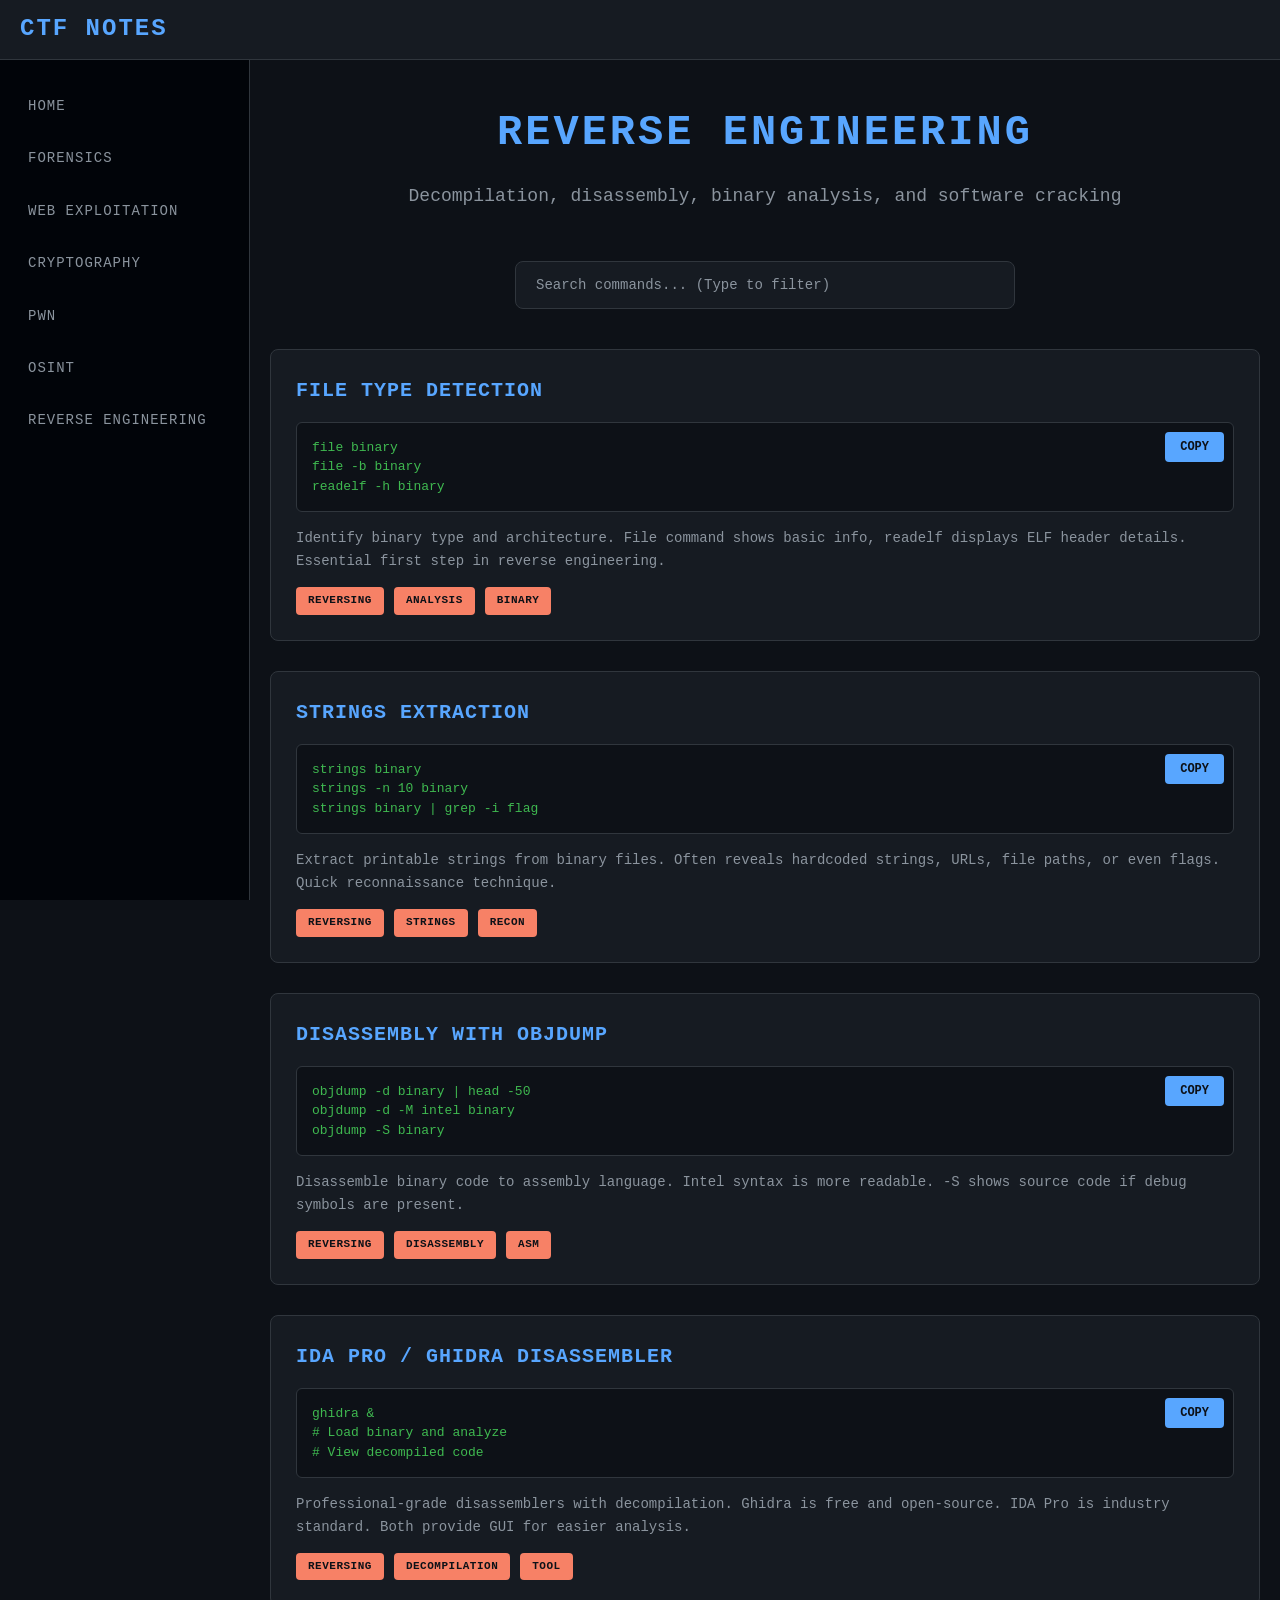
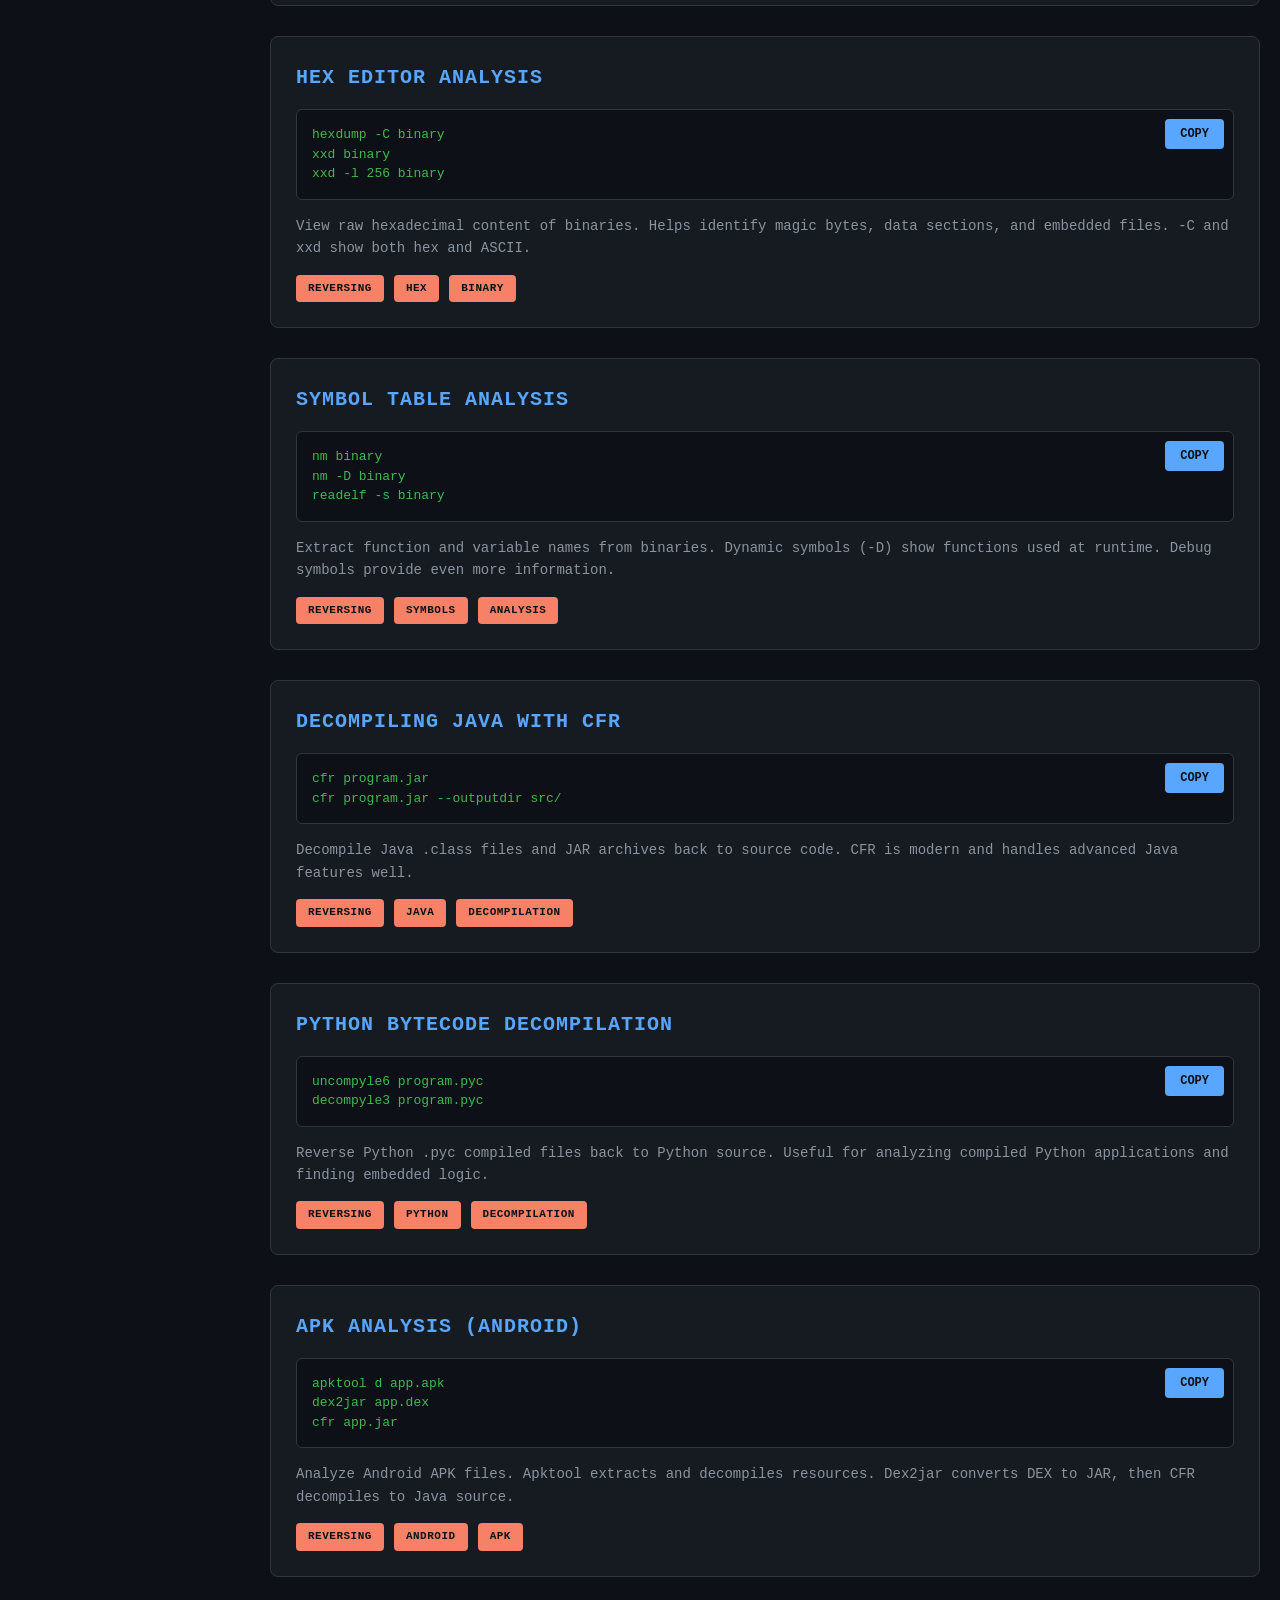
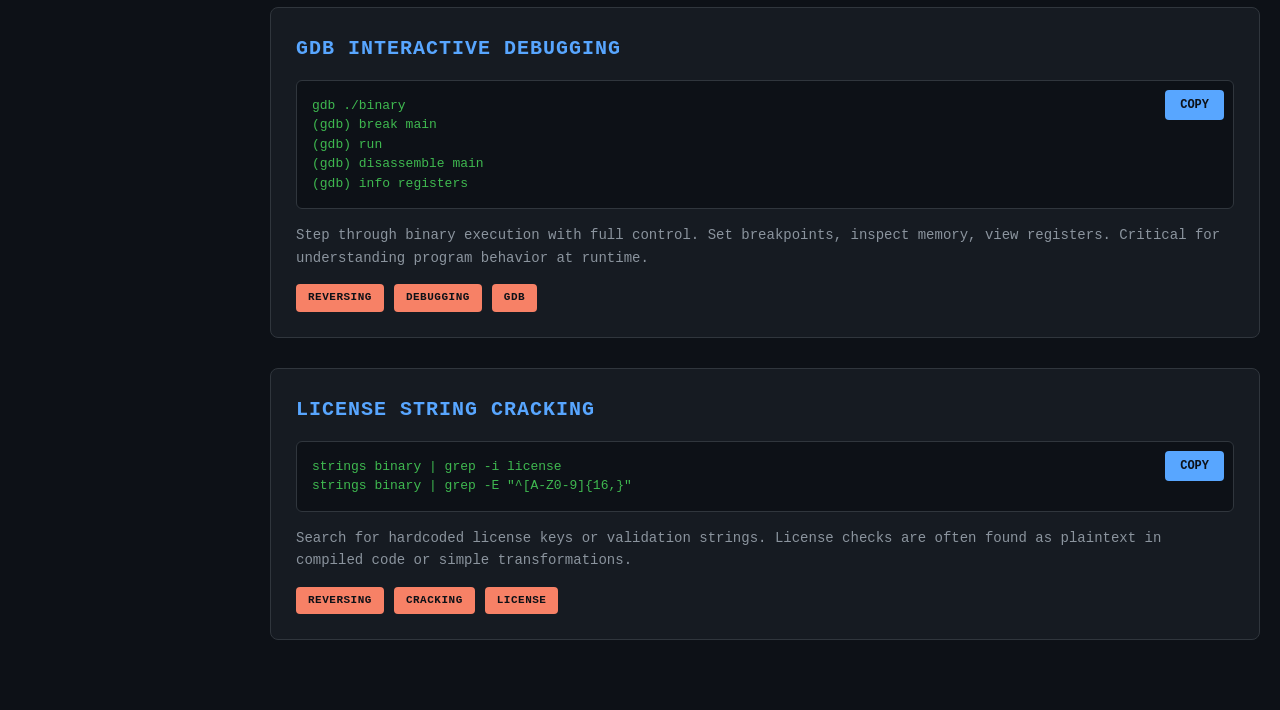
<file: re.html>
<!DOCTYPE html>
<html lang="en">
<head>
    <meta charset="UTF-8">
    <meta name="viewport" content="width=device-width, initial-scale=1.0">
    <title>Reverse Engineering - CTF Notes</title>
    <link rel="stylesheet" href="../assets/css/style.css">
</head>
<body>
    <!-- Navbar -->
    <nav class="navbar">
        <div class="navbar-container">
            <button class="burger-menu" id="burgerMenu" aria-label="Toggle sidebar">
                <span></span>
                <span></span>
                <span></span>
            </button>
            <h1 class="navbar-title">CTF Notes</h1>
            <div class="navbar-spacer"></div>
        </div>
    </nav>

    <!-- Sidebar -->
    <aside class="sidebar" id="sidebar">
        <nav class="sidebar-nav">
            <a href="../index.html" class="nav-item">Home</a>
            <a href="forensics.html" class="nav-item">Forensics</a>
            <a href="web.html" class="nav-item">Web Exploitation</a>
            <a href="crypto.html" class="nav-item">Cryptography</a>
            <a href="pwn.html" class="nav-item">PWN</a>
            <a href="osint.html" class="nav-item">OSINT</a>
            <a href="re.html" class="nav-item active">Reverse Engineering</a>
        </nav>
    </aside>

    <!-- Main Content -->
    <main class="main-content">
        <div class="container">
            <section class="hero">
                <h1>Reverse Engineering</h1>
                <p>Decompilation, disassembly, binary analysis, and software cracking</p>
            </section>

            <section class="search-section">
                <input 
                    type="text" 
                    id="globalSearch" 
                    class="search-input" 
                    placeholder="Search commands... (Type to filter)"
                    aria-label="Search commands"
                >
            </section>

            <!-- Command Blocks -->

            <div class="command-block">
                <h2 class="command-title">File Type Detection</h2>
                <div class="command-code-wrapper">
                    <button class="copy-btn">Copy</button>
                    <pre class="command-code">file binary
file -b binary
readelf -h binary</pre>
                </div>
                <p class="command-description">Identify binary type and architecture. File command shows basic info, readelf displays ELF header details. Essential first step in reverse engineering.</p>
                <div class="tags">
                    <span class="tag">reversing</span>
                    <span class="tag">analysis</span>
                    <span class="tag">binary</span>
                </div>
            </div>

            <div class="command-block">
                <h2 class="command-title">Strings Extraction</h2>
                <div class="command-code-wrapper">
                    <button class="copy-btn">Copy</button>
                    <pre class="command-code">strings binary
strings -n 10 binary
strings binary | grep -i flag</pre>
                </div>
                <p class="command-description">Extract printable strings from binary files. Often reveals hardcoded strings, URLs, file paths, or even flags. Quick reconnaissance technique.</p>
                <div class="tags">
                    <span class="tag">reversing</span>
                    <span class="tag">strings</span>
                    <span class="tag">recon</span>
                </div>
            </div>

            <div class="command-block">
                <h2 class="command-title">Disassembly with objdump</h2>
                <div class="command-code-wrapper">
                    <button class="copy-btn">Copy</button>
                    <pre class="command-code">objdump -d binary | head -50
objdump -d -M intel binary
objdump -S binary</pre>
                </div>
                <p class="command-description">Disassemble binary code to assembly language. Intel syntax is more readable. -S shows source code if debug symbols are present.</p>
                <div class="tags">
                    <span class="tag">reversing</span>
                    <span class="tag">disassembly</span>
                    <span class="tag">asm</span>
                </div>
            </div>

            <div class="command-block">
                <h2 class="command-title">IDA Pro / Ghidra Disassembler</h2>
                <div class="command-code-wrapper">
                    <button class="copy-btn">Copy</button>
                    <pre class="command-code">ghidra &amp;
# Load binary and analyze
# View decompiled code</pre>
                </div>
                <p class="command-description">Professional-grade disassemblers with decompilation. Ghidra is free and open-source. IDA Pro is industry standard. Both provide GUI for easier analysis.</p>
                <div class="tags">
                    <span class="tag">reversing</span>
                    <span class="tag">decompilation</span>
                    <span class="tag">tool</span>
                </div>
            </div>

            <div class="command-block">
                <h2 class="command-title">Hex Editor Analysis</h2>
                <div class="command-code-wrapper">
                    <button class="copy-btn">Copy</button>
                    <pre class="command-code">hexdump -C binary
xxd binary
xxd -l 256 binary</pre>
                </div>
                <p class="command-description">View raw hexadecimal content of binaries. Helps identify magic bytes, data sections, and embedded files. -C and xxd show both hex and ASCII.</p>
                <div class="tags">
                    <span class="tag">reversing</span>
                    <span class="tag">hex</span>
                    <span class="tag">binary</span>
                </div>
            </div>

            <div class="command-block">
                <h2 class="command-title">Symbol Table Analysis</h2>
                <div class="command-code-wrapper">
                    <button class="copy-btn">Copy</button>
                    <pre class="command-code">nm binary
nm -D binary
readelf -s binary</pre>
                </div>
                <p class="command-description">Extract function and variable names from binaries. Dynamic symbols (-D) show functions used at runtime. Debug symbols provide even more information.</p>
                <div class="tags">
                    <span class="tag">reversing</span>
                    <span class="tag">symbols</span>
                    <span class="tag">analysis</span>
                </div>
            </div>

            <div class="command-block">
                <h2 class="command-title">Decompiling Java with CFR</h2>
                <div class="command-code-wrapper">
                    <button class="copy-btn">Copy</button>
                    <pre class="command-code">cfr program.jar
cfr program.jar --outputdir src/</pre>
                </div>
                <p class="command-description">Decompile Java .class files and JAR archives back to source code. CFR is modern and handles advanced Java features well.</p>
                <div class="tags">
                    <span class="tag">reversing</span>
                    <span class="tag">java</span>
                    <span class="tag">decompilation</span>
                </div>
            </div>

            <div class="command-block">
                <h2 class="command-title">Python Bytecode Decompilation</h2>
                <div class="command-code-wrapper">
                    <button class="copy-btn">Copy</button>
                    <pre class="command-code">uncompyle6 program.pyc
decompyle3 program.pyc</pre>
                </div>
                <p class="command-description">Reverse Python .pyc compiled files back to Python source. Useful for analyzing compiled Python applications and finding embedded logic.</p>
                <div class="tags">
                    <span class="tag">reversing</span>
                    <span class="tag">python</span>
                    <span class="tag">decompilation</span>
                </div>
            </div>

            <div class="command-block">
                <h2 class="command-title">APK Analysis (Android)</h2>
                <div class="command-code-wrapper">
                    <button class="copy-btn">Copy</button>
                    <pre class="command-code">apktool d app.apk
dex2jar app.dex
cfr app.jar</pre>
                </div>
                <p class="command-description">Analyze Android APK files. Apktool extracts and decompiles resources. Dex2jar converts DEX to JAR, then CFR decompiles to Java source.</p>
                <div class="tags">
                    <span class="tag">reversing</span>
                    <span class="tag">android</span>
                    <span class="tag">apk</span>
                </div>
            </div>

            <div class="command-block">
                <h2 class="command-title">GDB Interactive Debugging</h2>
                <div class="command-code-wrapper">
                    <button class="copy-btn">Copy</button>
                    <pre class="command-code">gdb ./binary
(gdb) break main
(gdb) run
(gdb) disassemble main
(gdb) info registers</pre>
                </div>
                <p class="command-description">Step through binary execution with full control. Set breakpoints, inspect memory, view registers. Critical for understanding program behavior at runtime.</p>
                <div class="tags">
                    <span class="tag">reversing</span>
                    <span class="tag">debugging</span>
                    <span class="tag">gdb</span>
                </div>
            </div>

            <div class="command-block">
                <h2 class="command-title">License String Cracking</h2>
                <div class="command-code-wrapper">
                    <button class="copy-btn">Copy</button>
                    <pre class="command-code">strings binary | grep -i license
strings binary | grep -E "^[A-Z0-9]{16,}"</pre>
                </div>
                <p class="command-description">Search for hardcoded license keys or validation strings. License checks are often found as plaintext in compiled code or simple transformations.</p>
                <div class="tags">
                    <span class="tag">reversing</span>
                    <span class="tag">cracking</span>
                    <span class="tag">license</span>
                </div>
            </div>

        </div>
    </main>

    <!-- Overlay for mobile -->
    <div class="overlay" id="overlay"></div>

    <script src="../assets/js/script.js"></script>
</body>
</html>
</file>
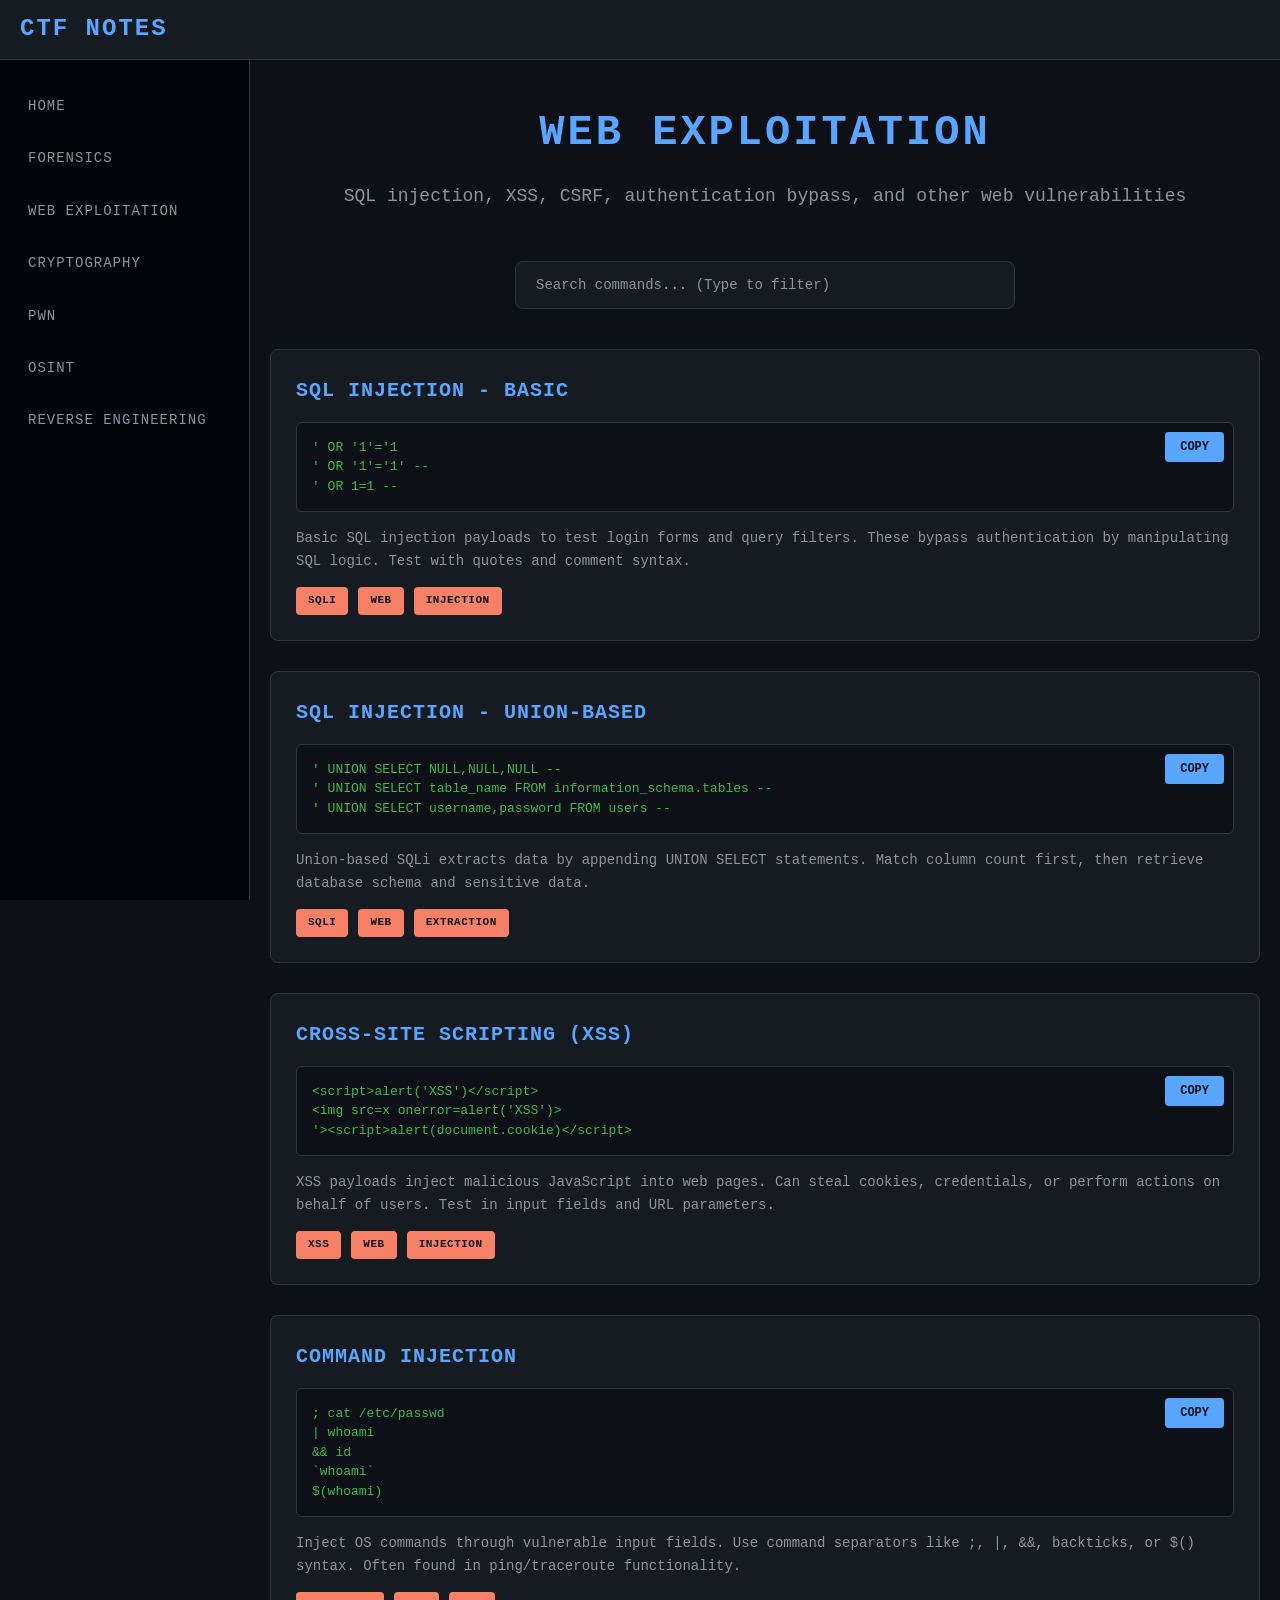
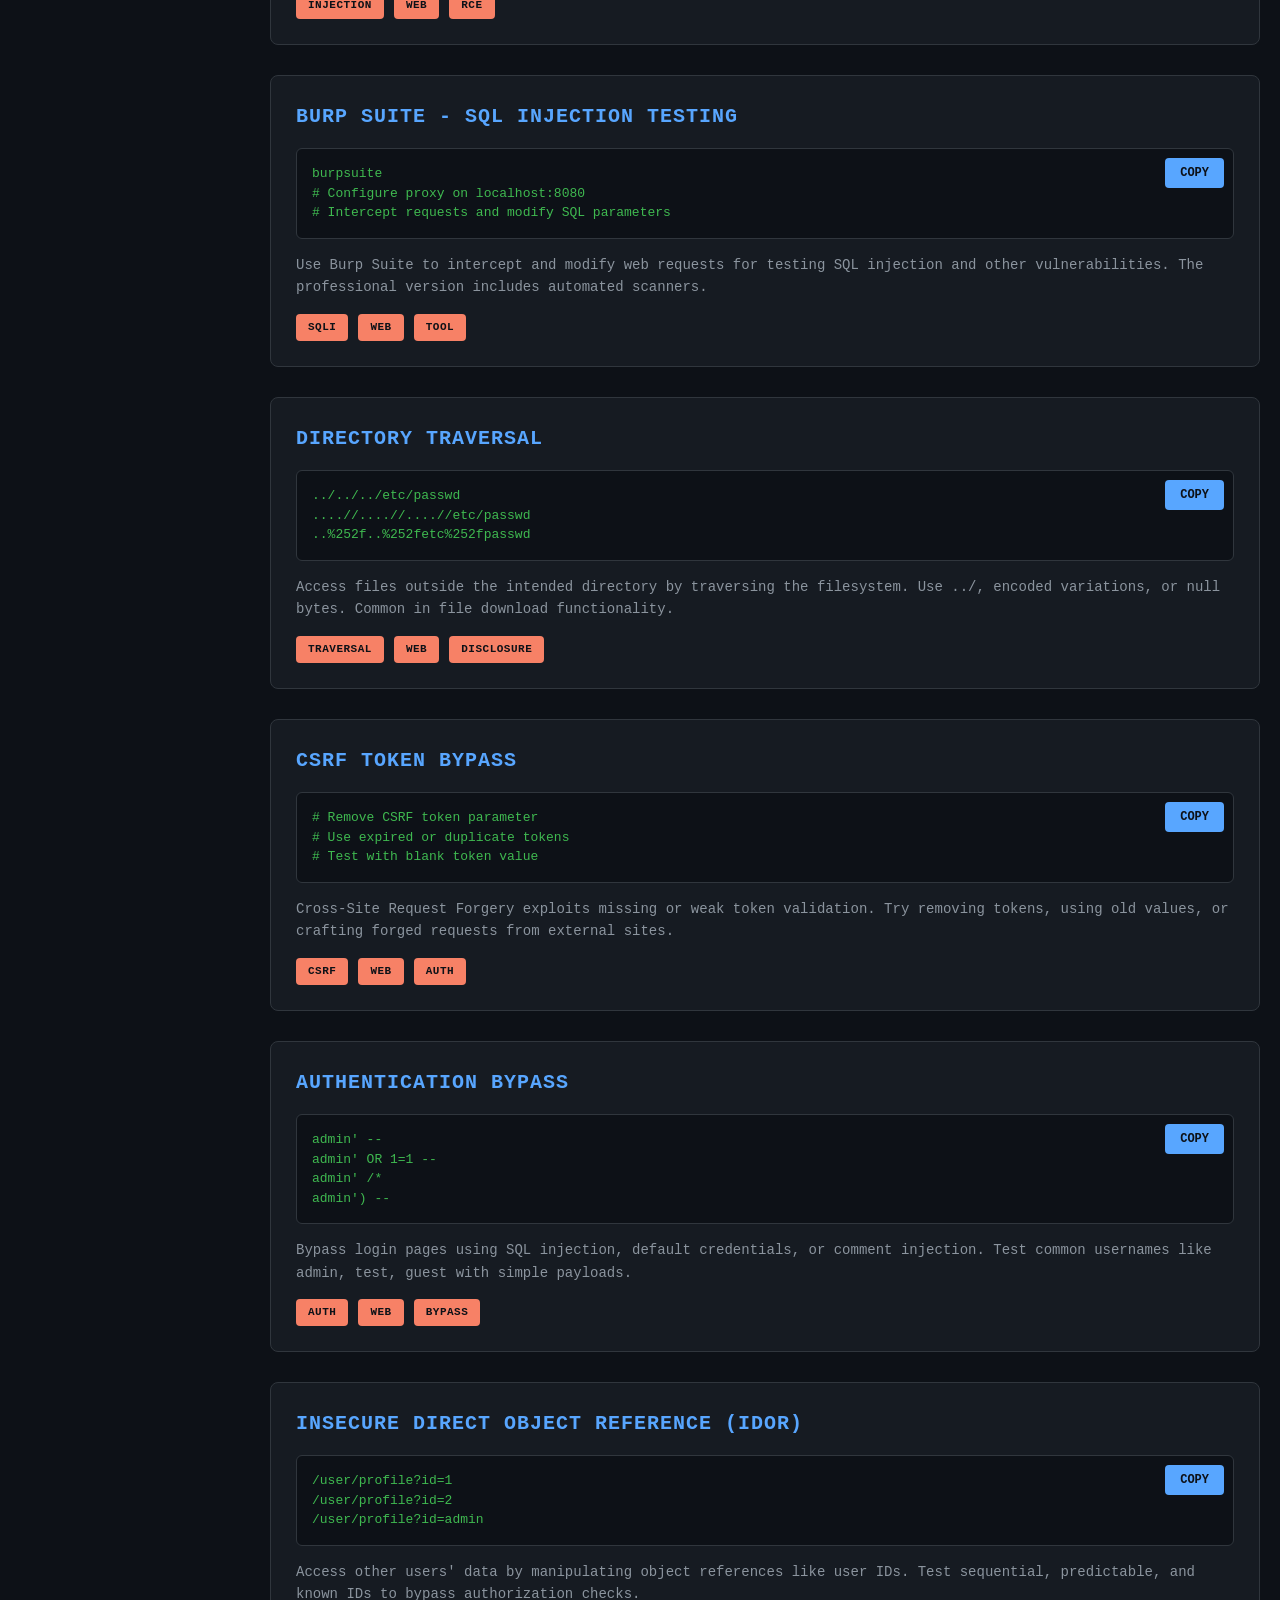
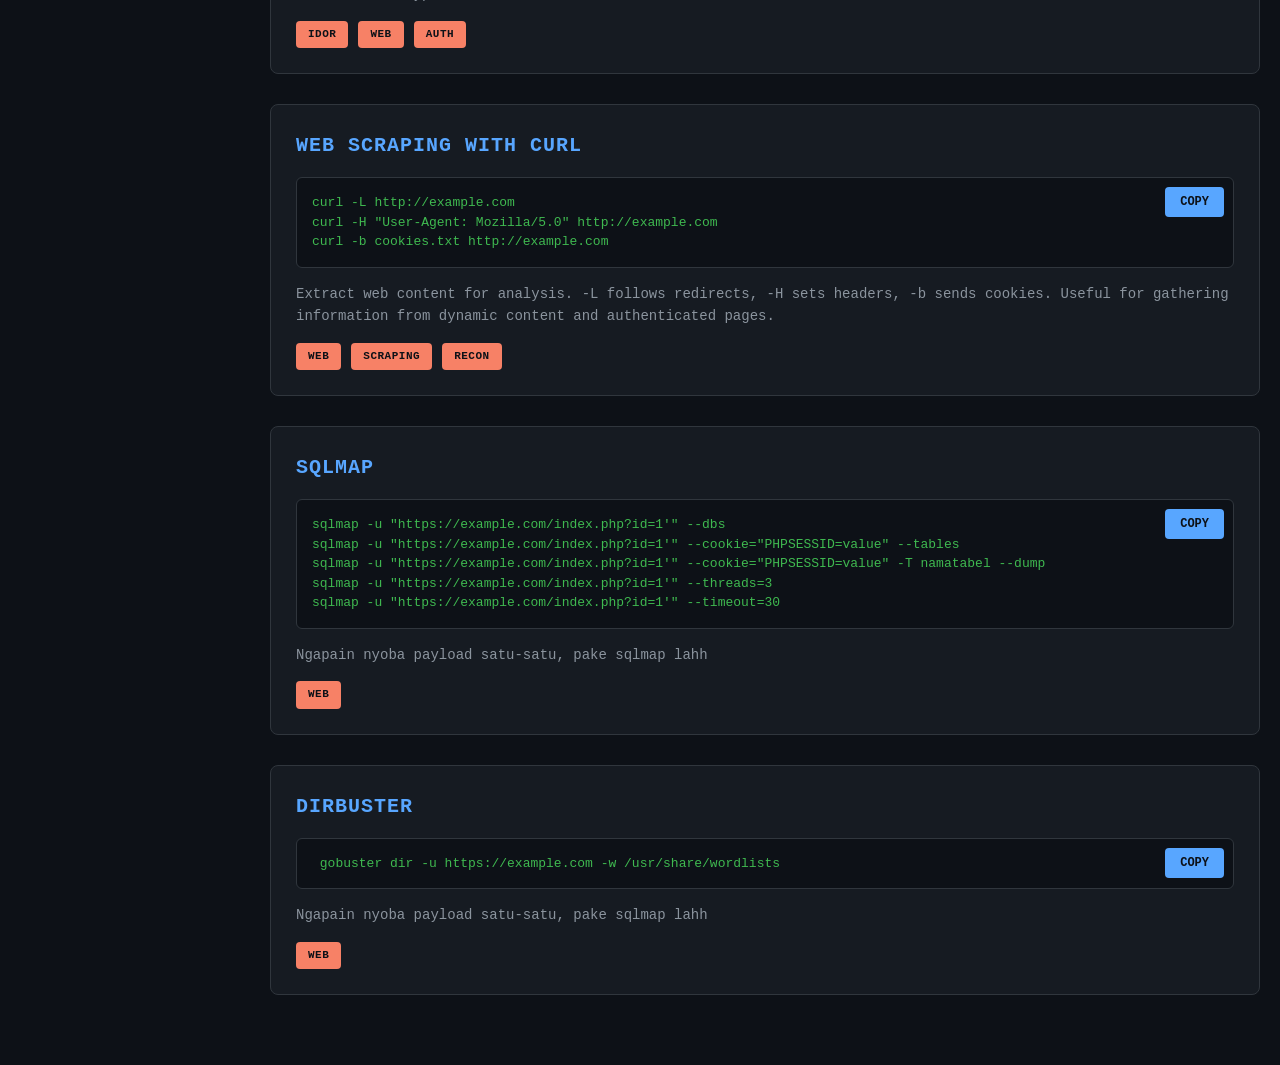
<file: web.html>
<!DOCTYPE html>
<html lang="en">
<head>
    <meta charset="UTF-8">
    <meta name="viewport" content="width=device-width, initial-scale=1.0">
    <title>Web Exploitation - CTF Notes</title>
    <link rel="stylesheet" href="../assets/css/style.css">
</head>
<body>
    <!-- Navbar -->
    <nav class="navbar">
        <div class="navbar-container">
            <button class="burger-menu" id="burgerMenu" aria-label="Toggle sidebar">
                <span></span>
                <span></span>
                <span></span>
            </button>
            <h1 class="navbar-title">CTF Notes</h1>
            <div class="navbar-spacer"></div>
        </div>
    </nav>

    <!-- Sidebar -->
    <aside class="sidebar" id="sidebar">
        <nav class="sidebar-nav">
            <a href="../index.html" class="nav-item">Home</a>
            <a href="forensics.html" class="nav-item">Forensics</a>
            <a href="web.html" class="nav-item active">Web Exploitation</a>
            <a href="crypto.html" class="nav-item">Cryptography</a>
            <a href="pwn.html" class="nav-item">PWN</a>
            <a href="osint.html" class="nav-item">OSINT</a>
            <a href="re.html" class="nav-item">Reverse Engineering</a>
        </nav>
    </aside>

    <!-- Main Content -->
    <main class="main-content">
        <div class="container">
            <section class="hero">
                <h1>Web Exploitation</h1>
                <p>SQL injection, XSS, CSRF, authentication bypass, and other web vulnerabilities</p>
            </section>

            <section class="search-section">
                <input 
                    type="text" 
                    id="globalSearch" 
                    class="search-input" 
                    placeholder="Search commands... (Type to filter)"
                    aria-label="Search commands"
                >
            </section>

            <!-- Command Blocks -->

            <div class="command-block">
                <h2 class="command-title">SQL Injection - Basic</h2>
                <div class="command-code-wrapper">
                    <button class="copy-btn">Copy</button>
                    <pre class="command-code">' OR '1'='1
' OR '1'='1' --
' OR 1=1 --</pre>
                </div>
                <p class="command-description">Basic SQL injection payloads to test login forms and query filters. These bypass authentication by manipulating SQL logic. Test with quotes and comment syntax.</p>
                <div class="tags">
                    <span class="tag">sqli</span>
                    <span class="tag">web</span>
                    <span class="tag">injection</span>
                </div>
            </div>

            <div class="command-block">
                <h2 class="command-title">SQL Injection - Union-Based</h2>
                <div class="command-code-wrapper">
                    <button class="copy-btn">Copy</button>
                    <pre class="command-code">' UNION SELECT NULL,NULL,NULL --
' UNION SELECT table_name FROM information_schema.tables --
' UNION SELECT username,password FROM users --</pre>
                </div>
                <p class="command-description">Union-based SQLi extracts data by appending UNION SELECT statements. Match column count first, then retrieve database schema and sensitive data.</p>
                <div class="tags">
                    <span class="tag">sqli</span>
                    <span class="tag">web</span>
                    <span class="tag">extraction</span>
                </div>
            </div>

            <div class="command-block">
                <h2 class="command-title">Cross-Site Scripting (XSS)</h2>
                <div class="command-code-wrapper">
                    <button class="copy-btn">Copy</button>
                    <pre class="command-code">&lt;script&gt;alert('XSS')&lt;/script&gt;
&lt;img src=x onerror=alert('XSS')&gt;
'&gt;&lt;script&gt;alert(document.cookie)&lt;/script&gt;</pre>
                </div>
                <p class="command-description">XSS payloads inject malicious JavaScript into web pages. Can steal cookies, credentials, or perform actions on behalf of users. Test in input fields and URL parameters.</p>
                <div class="tags">
                    <span class="tag">xss</span>
                    <span class="tag">web</span>
                    <span class="tag">injection</span>
                </div>
            </div>

            <div class="command-block">
                <h2 class="command-title">Command Injection</h2>
                <div class="command-code-wrapper">
                    <button class="copy-btn">Copy</button>
                    <pre class="command-code">; cat /etc/passwd
| whoami
&amp;&amp; id
`whoami`
$(whoami)</pre>
                </div>
                <p class="command-description">Inject OS commands through vulnerable input fields. Use command separators like ;, |, &&, backticks, or $() syntax. Often found in ping/traceroute functionality.</p>
                <div class="tags">
                    <span class="tag">injection</span>
                    <span class="tag">web</span>
                    <span class="tag">rce</span>
                </div>
            </div>

            <div class="command-block">
                <h2 class="command-title">Burp Suite - SQL Injection Testing</h2>
                <div class="command-code-wrapper">
                    <button class="copy-btn">Copy</button>
                    <pre class="command-code">burpsuite
# Configure proxy on localhost:8080
# Intercept requests and modify SQL parameters</pre>
                </div>
                <p class="command-description">Use Burp Suite to intercept and modify web requests for testing SQL injection and other vulnerabilities. The professional version includes automated scanners.</p>
                <div class="tags">
                    <span class="tag">sqli</span>
                    <span class="tag">web</span>
                    <span class="tag">tool</span>
                </div>
            </div>

            <div class="command-block">
                <h2 class="command-title">Directory Traversal</h2>
                <div class="command-code-wrapper">
                    <button class="copy-btn">Copy</button>
                    <pre class="command-code">../../../etc/passwd
....//....//....//etc/passwd
..%252f..%252fetc%252fpasswd</pre>
                </div>
                <p class="command-description">Access files outside the intended directory by traversing the filesystem. Use ../, encoded variations, or null bytes. Common in file download functionality.</p>
                <div class="tags">
                    <span class="tag">traversal</span>
                    <span class="tag">web</span>
                    <span class="tag">disclosure</span>
                </div>
            </div>

            <div class="command-block">
                <h2 class="command-title">CSRF Token Bypass</h2>
                <div class="command-code-wrapper">
                    <button class="copy-btn">Copy</button>
                    <pre class="command-code"># Remove CSRF token parameter
# Use expired or duplicate tokens
# Test with blank token value</pre>
                </div>
                <p class="command-description">Cross-Site Request Forgery exploits missing or weak token validation. Try removing tokens, using old values, or crafting forged requests from external sites.</p>
                <div class="tags">
                    <span class="tag">csrf</span>
                    <span class="tag">web</span>
                    <span class="tag">auth</span>
                </div>
            </div>

            <div class="command-block">
                <h2 class="command-title">Authentication Bypass</h2>
                <div class="command-code-wrapper">
                    <button class="copy-btn">Copy</button>
                    <pre class="command-code">admin' --
admin' OR 1=1 --
admin' /*
admin') --</pre>
                </div>
                <p class="command-description">Bypass login pages using SQL injection, default credentials, or comment injection. Test common usernames like admin, test, guest with simple payloads.</p>
                <div class="tags">
                    <span class="tag">auth</span>
                    <span class="tag">web</span>
                    <span class="tag">bypass</span>
                </div>
            </div>

            <div class="command-block">
                <h2 class="command-title">Insecure Direct Object Reference (IDOR)</h2>
                <div class="command-code-wrapper">
                    <button class="copy-btn">Copy</button>
                    <pre class="command-code">/user/profile?id=1
/user/profile?id=2
/user/profile?id=admin</pre>
                </div>
                <p class="command-description">Access other users' data by manipulating object references like user IDs. Test sequential, predictable, and known IDs to bypass authorization checks.</p>
                <div class="tags">
                    <span class="tag">idor</span>
                    <span class="tag">web</span>
                    <span class="tag">auth</span>
                </div>
            </div>

            <div class="command-block">
                <h2 class="command-title">Web Scraping with curl</h2>
                <div class="command-code-wrapper">
                    <button class="copy-btn">Copy</button>
                    <pre class="command-code">curl -L http://example.com
curl -H "User-Agent: Mozilla/5.0" http://example.com
curl -b cookies.txt http://example.com</pre>
                </div>
                <p class="command-description">Extract web content for analysis. -L follows redirects, -H sets headers, -b sends cookies. Useful for gathering information from dynamic content and authenticated pages.</p>
                <div class="tags">
                    <span class="tag">web</span>
                    <span class="tag">scraping</span>
                    <span class="tag">recon</span>
                </div>
            </div>

            <div class="command-block">
                <h2 class="command-title">SqlMap</h2>
                <div class="command-code-wrapper">
                    <button class="copy-btn">Copy</button>
                    <pre class="command-code">sqlmap -u "https://example.com/index.php?id=1'" --dbs
sqlmap -u "https://example.com/index.php?id=1'" --cookie="PHPSESSID=value" --tables
sqlmap -u "https://example.com/index.php?id=1'" --cookie="PHPSESSID=value" -T namatabel --dump
sqlmap -u "https://example.com/index.php?id=1'" --threads=3
sqlmap -u "https://example.com/index.php?id=1'" --timeout=30
</pre>
                </div>
                <p class="command-description">Ngapain nyoba payload satu-satu, pake sqlmap lahh</p>
                <div class="tags">
                    <span class="tag">web</span>
                </div>
            </div>

            <div class="command-block">
                <h2 class="command-title">Dirbuster</h2>
                <div class="command-code-wrapper">
                    <button class="copy-btn">Copy</button>
                    <pre class="command-code"> gobuster dir -u https://example.com -w /usr/share/wordlists
</pre>
                </div>
                <p class="command-description">Ngapain nyoba payload satu-satu, pake sqlmap lahh</p>
                <div class="tags">
                    <span class="tag">web</span>
                </div>
            </div>

        </div>
    </main>

    <!-- Overlay for mobile -->
    <div class="overlay" id="overlay"></div>

    <script src="../assets/js/script.js"></script>
</body>
</html>
</file>
<file: assets/css/style.css>
/* ============================================
   VARIABLES & RESET
   ============================================ */

:root {
    --bg-primary: #0d1117;
    --bg-secondary: #161b22;
    --bg-sidebar: #010409;
    --text-primary: #c9d1d9;
    --text-secondary: #8b949e;
    --accent-blue: #58a6ff;
    --accent-orange: #f78166;
    --accent-green: #3fb950;
    --border-color: #30363d;
    --transition-speed: 0.3s;
    --code-font: 'Courier New', monospace;
}

* {
    margin: 0;
    padding: 0;
    box-sizing: border-box;
}

html {
    scroll-behavior: smooth;
}

body {
    font-family: var(--code-font);
    background-color: var(--bg-primary);
    color: var(--text-primary);
    line-height: 1.6;
}

/* ============================================
   NAVBAR
   ============================================ */

.navbar {
    position: fixed;
    top: 0;
    left: 0;
    right: 0;
    height: 60px;
    background-color: var(--bg-secondary);
    border-bottom: 1px solid var(--border-color);
    z-index: 100;
}

.navbar-container {
    display: flex;
    align-items: center;
    justify-content: space-between;
    height: 100%;
    padding: 0 20px;
    max-width: 100%;
}

.navbar-title {
    font-size: 24px;
    font-weight: bold;
    color: var(--accent-blue);
    letter-spacing: 2px;
    text-transform: uppercase;
}

.navbar-spacer {
    flex: 1;
}

/* ============================================
   BURGER MENU
   ============================================ */

.burger-menu {
    display: none;
    flex-direction: column;
    background: none;
    border: none;
    cursor: pointer;
    padding: 8px;
    gap: 6px;
}

.burger-menu span {
    width: 25px;
    height: 3px;
    background-color: var(--accent-blue);
    border-radius: 2px;
    transition: all var(--transition-speed) ease;
}

.burger-menu.active span:nth-child(1) {
    transform: rotate(45deg) translate(10px, 10px);
}

.burger-menu.active span:nth-child(2) {
    opacity: 0;
}

.burger-menu.active span:nth-child(3) {
    transform: rotate(-45deg) translate(8px, -8px);
}

/* ============================================
   SIDEBAR
   ============================================ */

.sidebar {
    position: fixed;
    left: 0;
    top: 60px;
    width: 250px;
    height: calc(100vh - 60px);
    background-color: var(--bg-sidebar);
    border-right: 1px solid var(--border-color);
    overflow-y: auto;
    z-index: 99;
    transition: transform var(--transition-speed) ease;
}

.sidebar-nav {
    display: flex;
    flex-direction: column;
    padding: 20px 0;
}

.nav-item {
    display: block;
    padding: 15px 25px;
    color: var(--text-secondary);
    text-decoration: none;
    transition: all var(--transition-speed) ease;
    border-left: 3px solid transparent;
    font-size: 14px;
    text-transform: uppercase;
    letter-spacing: 1px;
}

.nav-item:hover,
.nav-item.active {
    color: var(--accent-blue);
    background-color: var(--bg-secondary);
    border-left-color: var(--accent-blue);
    padding-left: 30px;
}

/* ============================================
   OVERLAY
   ============================================ */

.overlay {
    display: none;
    position: fixed;
    top: 0;
    left: 0;
    right: 0;
    bottom: 0;
    background-color: rgba(0, 0, 0, 0.7);
    z-index: 98;
    animation: fadeIn var(--transition-speed) ease;
}

@keyframes fadeIn {
    from {
        opacity: 0;
    }
    to {
        opacity: 1;
    }
}

/* ============================================
   MAIN CONTENT
   ============================================ */

.main-content {
    margin-left: 250px;
    margin-top: 60px;
    padding: 40px 20px;
    min-height: calc(100vh - 60px);
}

.container {
    max-width: 1000px;
    margin: 0 auto;
}

/* ============================================
   HERO SECTION
   ============================================ */

.hero {
    text-align: center;
    margin-bottom: 50px;
}

.hero h1 {
    font-size: 42px;
    color: var(--accent-blue);
    margin-bottom: 15px;
    text-transform: uppercase;
    letter-spacing: 3px;
}

.hero p {
    font-size: 18px;
    color: var(--text-secondary);
}

/* ============================================
   SEARCH SECTION
   ============================================ */

.search-section {
    margin-bottom: 40px;
    text-align: center;
}

.search-input {
    width: 100%;
    max-width: 500px;
    padding: 15px 20px;
    background-color: var(--bg-secondary);
    border: 1px solid var(--border-color);
    color: var(--text-primary);
    font-family: var(--code-font);
    font-size: 14px;
    border-radius: 8px;
    transition: all var(--transition-speed) ease;
}

.search-input:focus {
    outline: none;
    border-color: var(--accent-blue);
    box-shadow: 0 0 10px rgba(88, 166, 255, 0.3);
}

.search-input::placeholder {
    color: var(--text-secondary);
}

/* ============================================
   CATEGORIES GRID
   ============================================ */

.categories-grid {
    display: grid;
    grid-template-columns: repeat(auto-fit, minmax(300px, 1fr));
    gap: 20px;
    margin-bottom: 50px;
}

.category-card {
    background-color: var(--bg-secondary);
    border: 1px solid var(--border-color);
    border-radius: 8px;
    padding: 25px;
    transition: all var(--transition-speed) ease;
}

.category-card:hover {
    border-color: var(--accent-blue);
    background-color: rgba(88, 166, 255, 0.05);
    transform: translateY(-5px);
}

.category-card h2 {
    font-size: 20px;
    margin-bottom: 10px;
    color: var(--accent-blue);
}

.category-card p {
    font-size: 14px;
    color: var(--text-secondary);
    margin-bottom: 20px;
}

.card-link {
    display: inline-block;
    padding: 10px 20px;
    background-color: var(--accent-blue);
    color: var(--bg-primary);
    text-decoration: none;
    border-radius: 6px;
    transition: all var(--transition-speed) ease;
    font-weight: bold;
    font-size: 12px;
    text-transform: uppercase;
}

.card-link:hover {
    background-color: var(--accent-orange);
    transform: scale(1.05);
}

/* ============================================
   COMMAND BLOCK
   ============================================ */

.command-block {
    background-color: var(--bg-secondary);
    border: 1px solid var(--border-color);
    border-radius: 8px;
    padding: 25px;
    margin-bottom: 30px;
    transition: all var(--transition-speed) ease;
}

.command-block:hover {
    border-color: var(--accent-blue);
}

.command-title {
    font-size: 20px;
    color: var(--accent-blue);
    margin-bottom: 15px;
    text-transform: uppercase;
    letter-spacing: 1px;
}

.command-code-wrapper {
    position: relative;
    margin-bottom: 15px;
}

.command-code {
    background-color: var(--bg-primary);
    border: 1px solid var(--border-color);
    border-radius: 6px;
    padding: 15px;
    overflow-x: auto;
    color: var(--accent-green);
    font-size: 13px;
    line-height: 1.5;
    font-family: var(--code-font);
}

.command-code::-webkit-scrollbar {
    height: 6px;
}

.command-code::-webkit-scrollbar-track {
    background: var(--bg-secondary);
}

.command-code::-webkit-scrollbar-thumb {
    background: var(--border-color);
    border-radius: 3px;
}

.command-code::-webkit-scrollbar-thumb:hover {
    background: var(--text-secondary);
}

.copy-btn {
    position: absolute;
    top: 10px;
    right: 10px;
    background-color: var(--accent-blue);
    color: var(--bg-primary);
    border: none;
    padding: 8px 15px;
    border-radius: 4px;
    cursor: pointer;
    font-size: 12px;
    font-family: var(--code-font);
    font-weight: bold;
    text-transform: uppercase;
    transition: all var(--transition-speed) ease;
}

.copy-btn:hover {
    background-color: var(--accent-green);
    transform: scale(1.05);
}

.copy-btn.copied {
    background-color: var(--accent-green);
}

.command-description {
    font-size: 14px;
    color: var(--text-secondary);
    margin-bottom: 15px;
    line-height: 1.6;
}

/* ============================================
   TAGS
   ============================================ */

.tags {
    display: flex;
    flex-wrap: wrap;
    gap: 10px;
}

.tag {
    display: inline-block;
    background-color: var(--accent-orange);
    color: var(--bg-primary);
    padding: 5px 12px;
    border-radius: 4px;
    font-size: 11px;
    text-transform: uppercase;
    font-weight: bold;
    letter-spacing: 0.5px;
    transition: all var(--transition-speed) ease;
    cursor: pointer;
}

.tag:hover {
    background-color: var(--accent-blue);
    transform: scale(1.1);
}

.tag-filter {
    display: inline-block;
    background-color: var(--accent-green);
    color: var(--bg-primary);
    padding: 5px 12px;
    border-radius: 4px;
    font-size: 11px;
    text-transform: uppercase;
    font-weight: bold;
    cursor: pointer;
}

.tag-filter:hover {
    background-color: var(--accent-orange);
}

/* ============================================
   INFO SECTION
   ============================================ */

.info-section {
    background-color: var(--bg-secondary);
    border: 1px solid var(--border-color);
    border-radius: 8px;
    padding: 25px;
    margin-top: 50px;
}

.info-section h2 {
    color: var(--accent-blue);
    margin-bottom: 15px;
    font-size: 22px;
}

.info-section h3 {
    color: var(--accent-orange);
    margin-top: 25px;
    margin-bottom: 15px;
    font-size: 16px;
}

.info-section p {
    color: var(--text-secondary);
    margin-bottom: 15px;
    line-height: 1.7;
}

.info-section ul {
    list-style: none;
    padding-left: 0;
}

.info-section li {
    color: var(--text-secondary);
    padding: 8px 0;
    padding-left: 25px;
    position: relative;
}

.info-section li::before {
    content: "→";
    position: absolute;
    left: 0;
    color: var(--accent-blue);
    font-weight: bold;
}

/* ============================================
   HIDDEN CLASS
   ============================================ */

.hidden {
    display: none !important;
}

.hidden-text {
    display: none;
}

/* ============================================
   RESPONSIVE DESIGN
   ============================================ */

@media (max-width: 768px) {
    .burger-menu {
        display: flex;
    }

    .sidebar {
        transform: translateX(-100%);
    }

    .sidebar.active {
        transform: translateX(0);
    }

    .overlay.active {
        display: block;
    }

    .main-content {
        margin-left: 0;
        padding: 30px 15px;
    }

    .hero h1 {
        font-size: 28px;
    }

    .categories-grid {
        grid-template-columns: 1fr;
    }

    .navbar-title {
        font-size: 18px;
    }

    .command-code {
        font-size: 12px;
    }
}

@media (max-width: 480px) {
    .main-content {
        padding: 20px 10px;
    }

    .hero h1 {
        font-size: 22px;
    }

    .hero p {
        font-size: 14px;
    }

    .command-block {
        padding: 15px;
    }

    .command-title {
        font-size: 16px;
    }

    .copy-btn {
        padding: 6px 10px;
        font-size: 10px;
    }
}

/* ============================================
   SCROLLBAR STYLING
   ============================================ */

::-webkit-scrollbar {
    width: 10px;
}

::-webkit-scrollbar-track {
    background: var(--bg-secondary);
}

::-webkit-scrollbar-thumb {
    background: var(--border-color);
    border-radius: 5px;
}

::-webkit-scrollbar-thumb:hover {
    background: var(--text-secondary);
}
</file>
